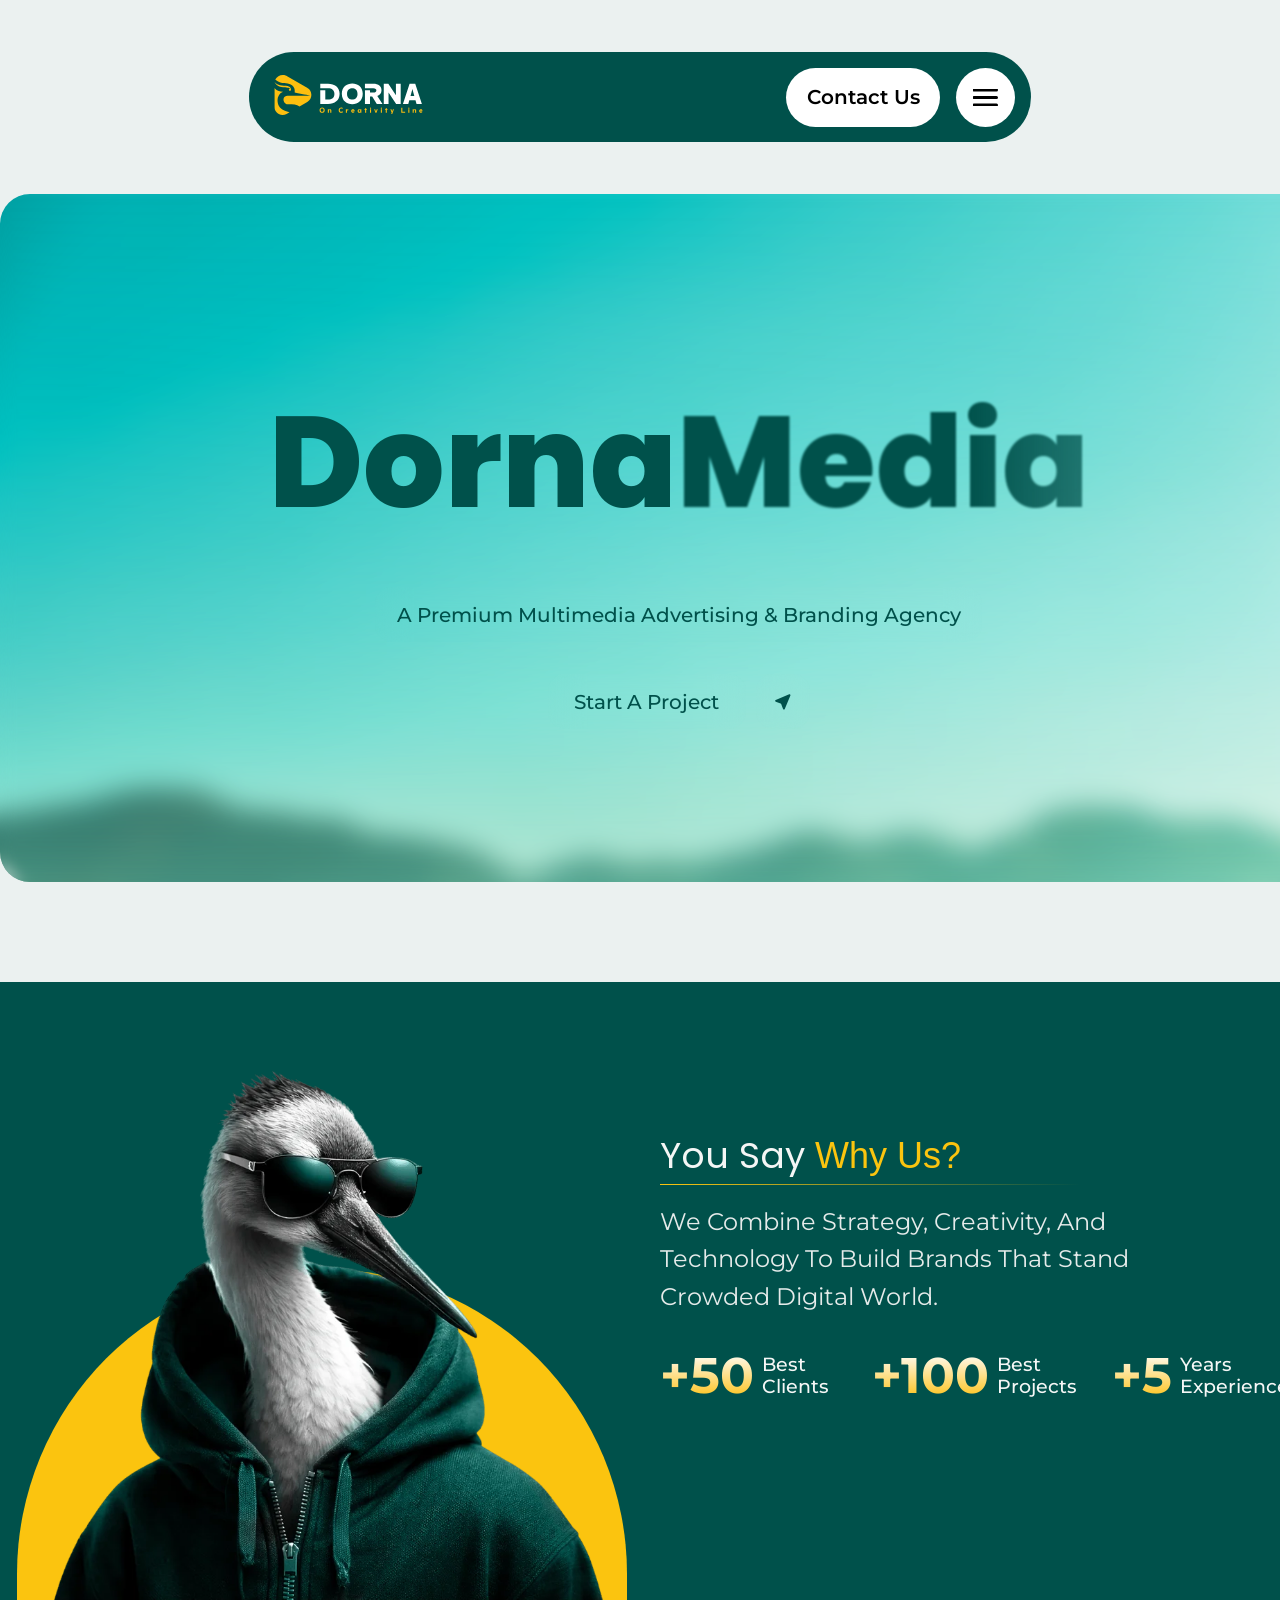
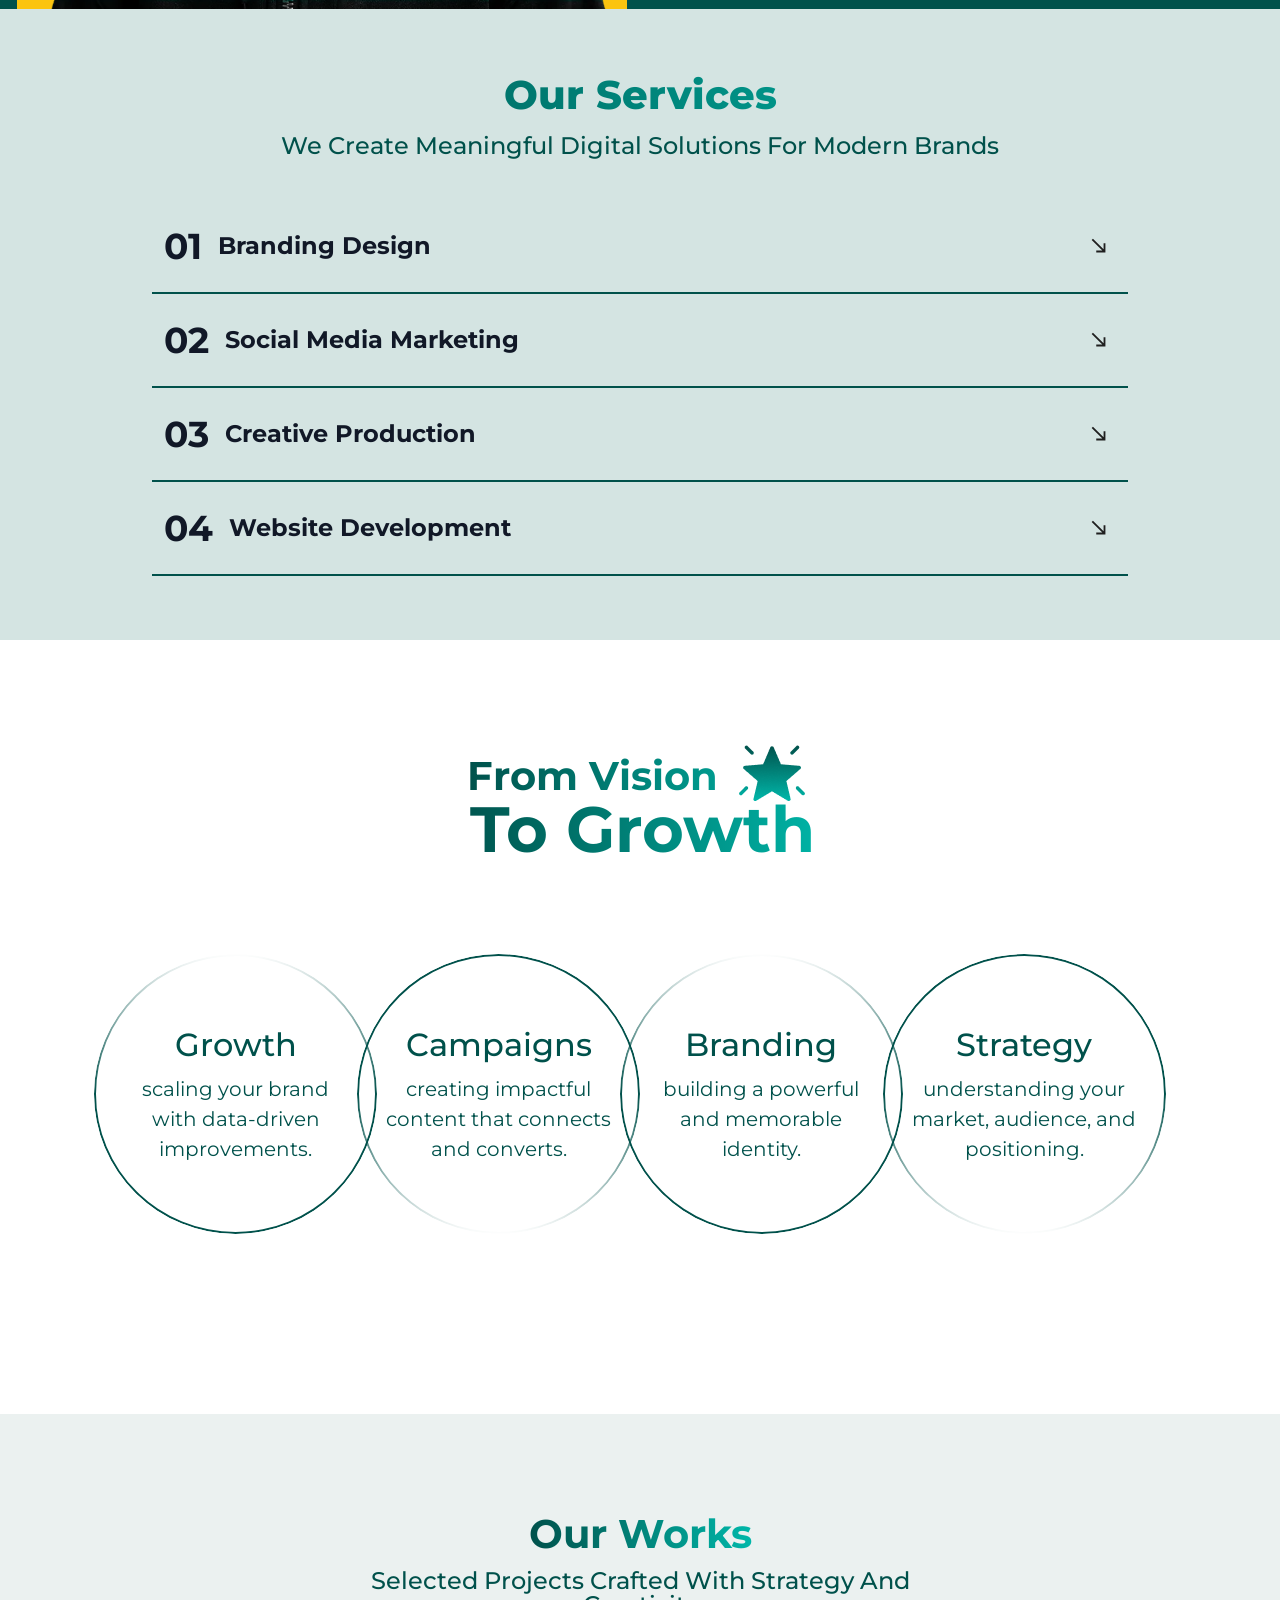
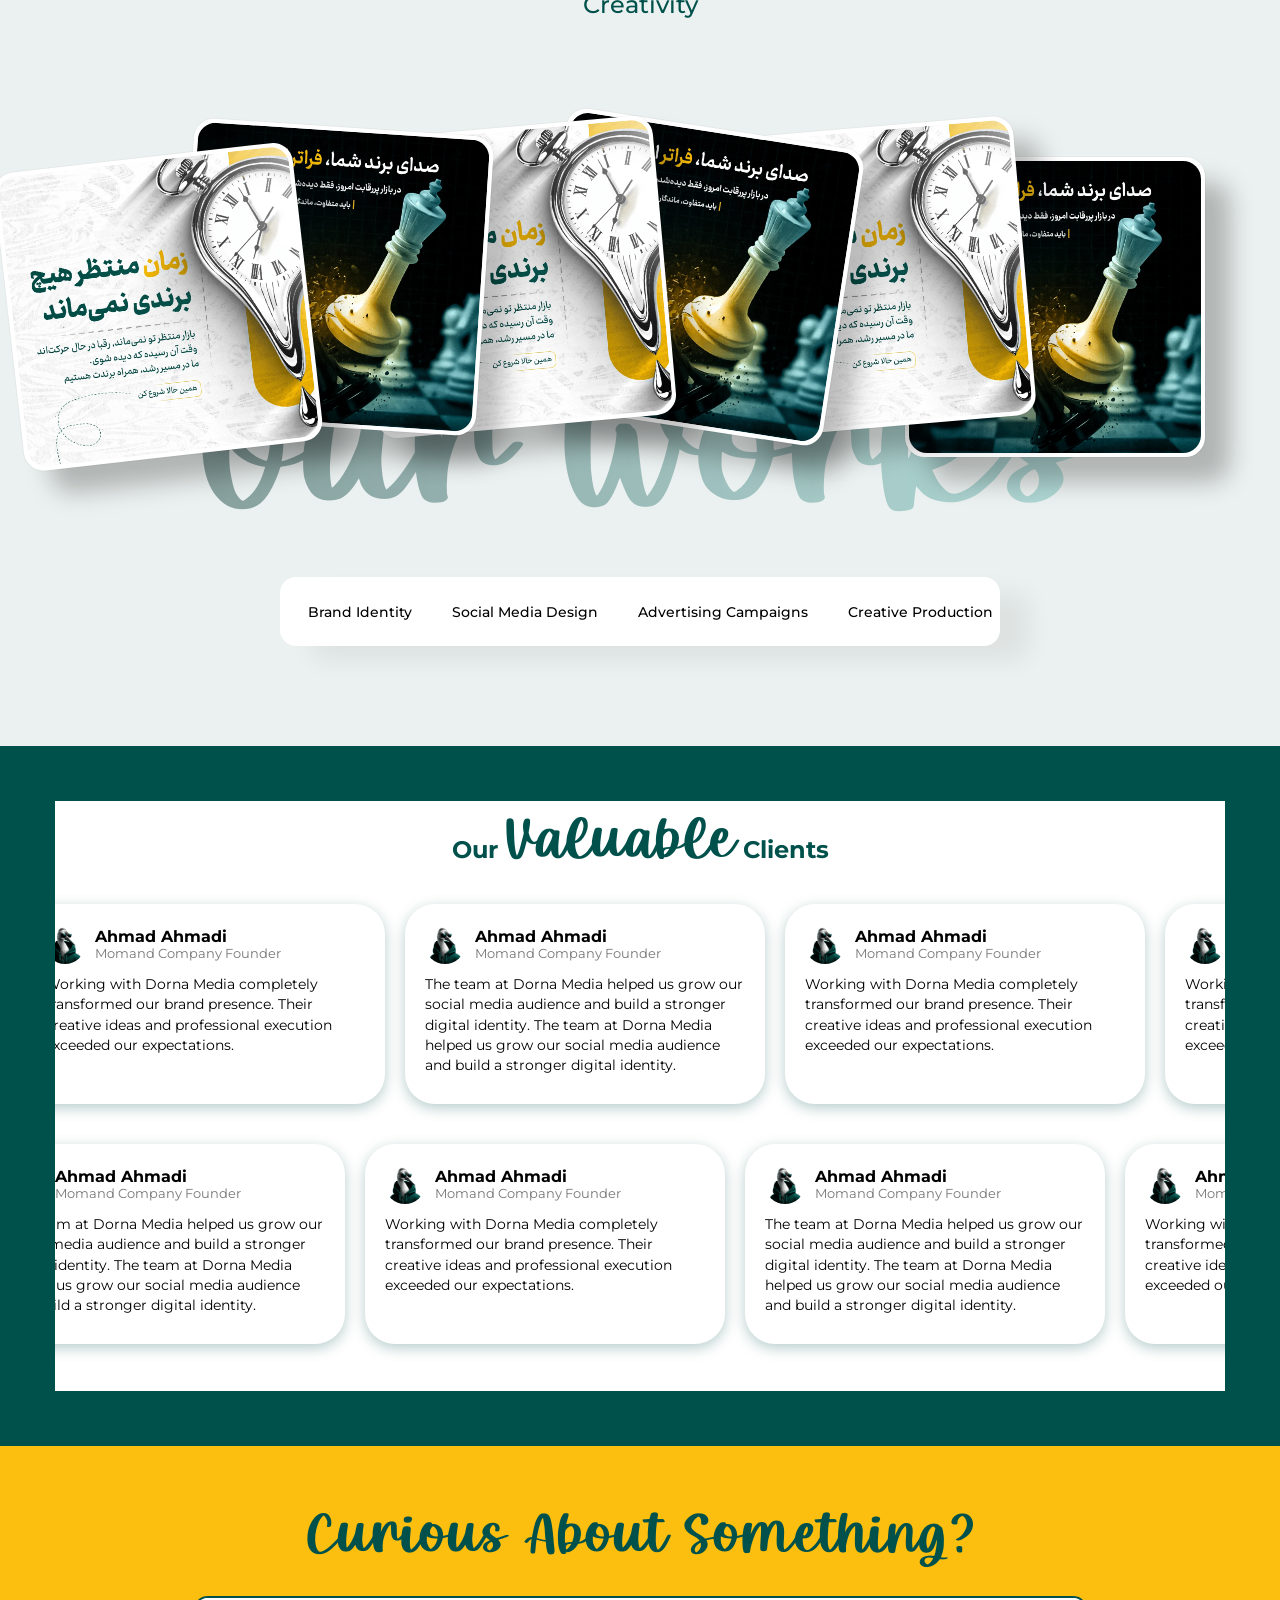
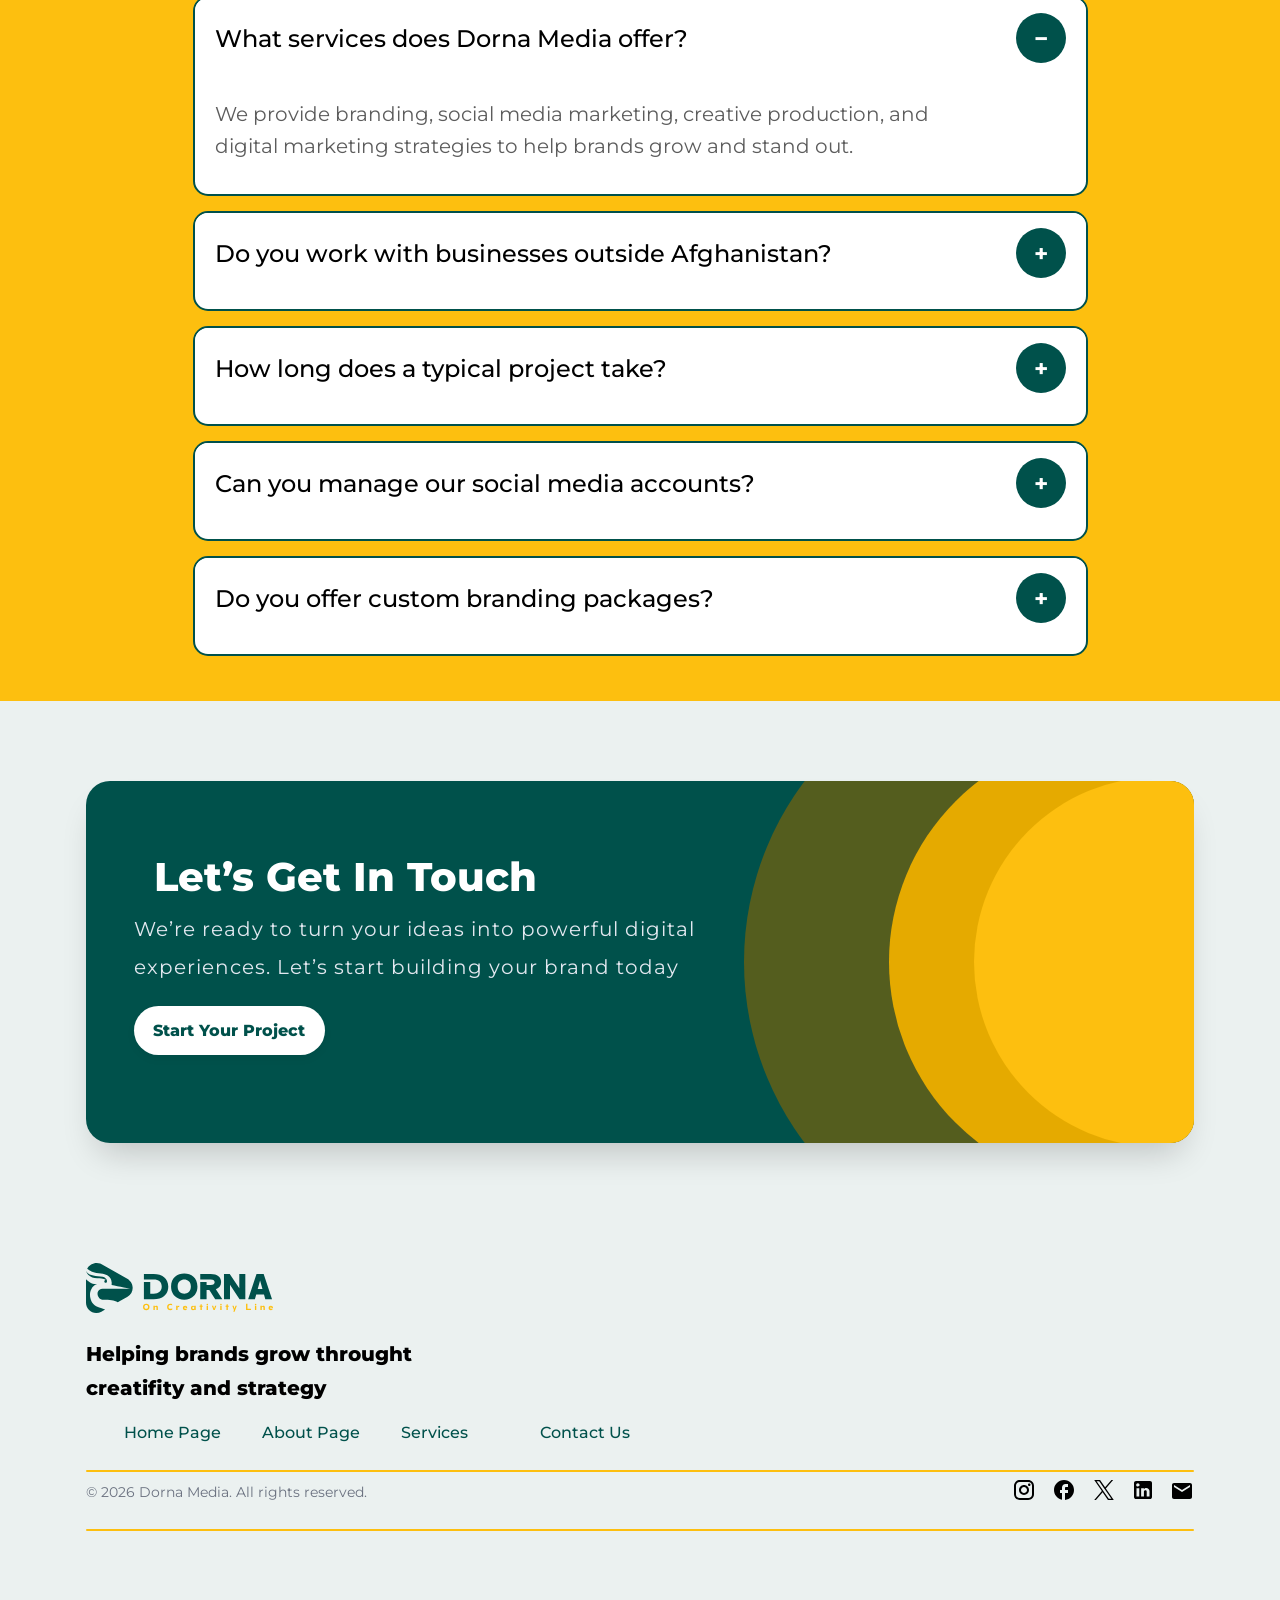
<file: index.html>
<!doctype html>
<html lang="en" dir="ltr">
<head>
  <meta charset="utf-8" />
  <meta name="viewport" content="width=device-width,initial-scale=1" />
  <title>Dorna media</title>
  <!-- fonts -->
  <link href="https://fonts.googleapis.com/css2?family=Montserrat:wght@400;500;700;800&family=Poppins:wght@400;500;700&display=swap" rel="stylesheet">
  <link href="https://fonts.cdnfonts.com/css/milky-matcha-personal-use" rel="stylesheet">
  <link rel="stylesheet" href="https://cdnjs.cloudflare.com/ajax/libs/font-awesome/6.5.1/css/all.min.css">
  <!-- css syles links -->
  <link rel="stylesheet" href="./src/css/main.css">
  <link rel="stylesheet" href="./src/css/hero-home.css">
  <link rel="stylesheet" href="./src/css/why-us.css">
  <link rel="stylesheet" href="./src/css/service-home.css">
  <link rel="stylesheet" href="./src/css/vision-home.css">
  <link rel="stylesheet" href="./src/css/works-home.css">
  <link rel="stylesheet" href="./src/css/client-home.css">
  <link rel="stylesheet" href="./src/css/faq-home.css">
</head>

<body>
  <!--===================== Navbar ================-->
  <header class="navbar">
    <div class="navbar-logo">
      <!-- لوگو -->
      <a href="index.html">
        <svg class="logo-icon" width="167" height="40" viewBox="0 0 367 99" fill="none" xmlns="http://www.w3.org/2000/svg">
          <g clip-path="url(#clip0_4_24)">
          <path d="M91.584 49.4079V49.4539C91.5333 56.1748 88.1715 62.8681 81.5125 66.7119L62.2735 77.8014C55.1948 73.1198 46.8573 72.77 33.6684 72.5904C32.5479 72.5766 31.4319 72.4293 30.362 72.1025C27.2954 71.1818 25.686 69.9113 23.9936 66.4772C21.4111 61.2477 22.5456 55.6961 26.5391 52.9387C28.1439 51.8293 30.2144 51.171 32.6862 51.171C49.3844 51.1526 66.0918 51.1756 82.7899 51.1756C83.8137 51.1802 84.8374 51.1802 85.8658 51.1802H88.2084C88.2084 51.0559 63.0436 45.9323 50.3205 43.4649C50.3205 42.6271 50.2237 41.955 50.3205 41.2967C50.4681 40.2564 50.4819 39.2897 50.3712 38.4012C50.3712 38.392 51.395 21.0972 24.8928 20.1075C12.4049 19.6425 7.11555 14.588 2.85454 11.826C2.65163 11.6971 2.46256 11.559 2.28271 11.4025C6.91725 2.43974 17.7635 -2.32935 27.8119 1.13238H27.8165C29.0846 1.5697 30.3482 2.13591 31.5794 2.84483L81.0514 31.3581C82.8038 32.3708 84.344 33.5723 85.6583 34.9165C86.6866 35.9661 87.5813 37.1077 88.3375 38.3092C88.3421 38.3138 88.3468 38.3138 88.3468 38.3184C88.4113 38.4104 88.4667 38.5071 88.5266 38.6038C88.5404 38.6222 88.5497 38.6452 88.5635 38.6682C90.4819 41.8538 91.4872 45.4582 91.5748 49.081C91.5748 49.1915 91.5794 49.302 91.5794 49.4125L91.584 49.4079Z" fill="#FDBF0F"/>
          <path d="M0.461175 16.4478C0.442729 16.5306 0.424283 16.5951 0.41506 16.6687C0.368946 16.5444 0.322831 16.4248 0.285939 16.3143C0.10148 15.7849 0.0230846 15.4534 0.00463867 15.3844C0.10148 15.6376 0.202932 15.8908 0.318219 16.1347C0.359723 16.2406 0.410449 16.3465 0.461175 16.4524V16.4478Z" fill="#00514B"/>
          <path d="M41.1852 36.4402C41.1852 37.8811 40.0138 39.0504 38.5797 39.0504C37.1455 39.0504 35.965 37.8811 35.965 36.4402C35.965 34.9994 37.1363 33.8393 38.5797 33.8393C38.8471 33.8393 39.11 33.8808 39.3544 33.9544C38.4367 33.158 37.1086 32.3064 35.0058 31.6021C32.2942 30.6952 28.2776 30.0278 22.1766 30.037C6.81119 30.0692 1.7524 20.264 0.419678 16.6734C0.428901 16.5997 0.447347 16.5353 0.465793 16.457C3.91057 23.4634 14.8905 26.2898 28.3699 26.6213C35.0381 26.7824 38.0816 29.3557 39.7279 31.6067C41.2958 33.7611 41.1852 36.2285 41.1852 36.4495V36.4402Z" fill="#FDBF0F"/>
          <path d="M37.4913 92.0811L30.2052 96.2794C16.7812 104.018 0 94.3414 0 78.8648V32.3524C3.52778 36.1824 7.22619 38.4933 10.6756 39.8651C15.0519 41.6052 19.0131 41.8169 21.6878 41.6558C16.6152 43.5156 12.8706 47.0049 10.6802 51.4886C8.80331 54.7708 7.79801 58.6008 7.8349 62.7116C7.93636 73.5433 12.9444 83.2058 23.4402 87.2337C25.6998 88.1912 32.2296 90.4653 37.4867 92.0811H37.4913Z" fill="#FDBF0F"/>
          <path d="M166.959 46.6597C166.959 29.3648 179.174 20.8947 192.88 20.8947C206.585 20.8947 218.727 29.3648 218.727 46.6597C218.727 63.9545 206.507 72.5674 192.88 72.5674C179.253 72.5674 166.959 63.9545 166.959 46.6597ZM205.801 46.7333C205.801 36.6842 199.299 32.7391 192.88 32.7391C186.461 32.7391 179.88 36.6842 179.88 46.7333C179.88 56.7825 186.382 60.7276 192.88 60.7276C199.377 60.7276 205.801 56.7088 205.801 46.7333Z" fill="#ffff"/>
          <path d="M270.791 21.6128H282.07L300.867 50.034V21.6128H312.691V71.8539H301.411L282.615 43.29V71.8539H270.791V21.6128Z" fill="#ffff"/>
          <path d="M334.664 21.6128H348.683L365.132 71.8539H351.897L349.315 62.4539H334.042L331.459 71.8539H318.224L334.674 21.6128H334.664ZM346.336 51.6866L341.637 34.8199L337.016 51.6866H346.336Z" fill="#ffff"/>
          <path d="M132.894 21.6128H113.627V32.7345H132.894C142.605 32.7345 148.637 37.4023 148.637 46.7287C148.637 56.0551 142.605 60.723 132.894 60.723H126.078V37.5266H113.627V71.8447H132.894C149.264 71.8447 161.48 63.2318 161.48 46.6551C161.48 30.0783 149.264 21.6082 132.894 21.6082V21.6128Z" fill="#ffff"/>
          <path d="M254.826 51.8983C261.642 49.6013 265.165 44.648 265.165 37.6877C265.165 27.5696 258.035 21.6128 244.644 21.6128H224.201V32.7391H244.8C250.44 32.7391 252.474 35.0362 252.474 38.2632C252.474 41.4901 250.048 43.3591 244.8 43.3591H236.657V37.5312H224.206V71.8493H236.657V53.4036H242.061L253.576 71.8493H267.595L254.83 51.8983H254.826Z" fill="#ffff"/>
          <path d="M111.875 86.9944C111.875 82.7501 114.886 80.6417 118.266 80.6417C121.646 80.6417 124.639 82.7455 124.639 86.9944C124.639 91.2433 121.628 93.3838 118.266 93.3838C114.904 93.3838 111.875 91.2617 111.875 86.9944ZM121.854 87.0128C121.854 84.3244 120.078 83.192 118.261 83.192C116.444 83.192 114.651 84.3244 114.651 87.0128C114.651 89.7012 116.426 90.8152 118.261 90.8152C120.097 90.8152 121.854 89.6827 121.854 87.0128Z" fill="#FDBF0F"/>
          <path d="M136.864 86.6031C135.84 86.6031 135.204 87.1878 134.973 88.6194V93.2044H132.326V84.7111H134.973V86.2487H135.01C135.568 85.2221 136.325 84.5316 137.906 84.5316C139.682 84.5316 141.014 85.4523 141.014 87.5054V93.2044H138.349V88.1453C138.349 87.0312 137.768 86.6077 136.864 86.6077V86.6031Z" fill="#FDBF0F"/>
          <path d="M159.188 86.9944C159.188 82.7501 162.144 80.6417 165.64 80.6417C166.76 80.6417 168.015 80.8719 169.038 81.4565V84.1127C168.052 83.4958 166.954 83.192 165.852 83.192C163.749 83.192 161.969 84.3244 161.969 87.0312C161.969 89.738 163.648 90.8152 165.833 90.8152C166.991 90.8152 168.19 90.4975 169.214 89.7886V92.5644C168.287 93.1307 166.917 93.3792 165.7 93.3792C162.149 93.3792 159.193 91.2571 159.193 86.9898L159.188 86.9944Z" fill="#FDBF0F"/>
          <path d="M176.993 84.7111H179.64V86.5156H179.677C180.083 85.3141 180.895 84.5361 182.13 84.5361C182.518 84.5361 182.748 84.573 182.96 84.6788V87.2613C182.555 87.0312 182.07 86.9437 181.609 86.9437C180.682 86.9437 179.852 87.3672 179.64 88.6239V93.2089H176.993V84.7157V84.7111Z" fill="#FDBF0F"/>
          <path d="M190.127 88.9047C190.127 86.0737 192.04 84.5361 194.586 84.5361C196.942 84.5361 198.718 85.8435 198.718 89.0474V89.6505H192.575C192.788 90.7461 193.696 91.2432 194.817 91.2432C195.665 91.2432 196.398 90.9578 196.726 90.3594L198.252 91.7588C197.5 92.8038 196.361 93.3884 194.775 93.3884C192.243 93.3884 190.122 91.9199 190.122 88.9139L190.127 88.9047ZM196.417 88.1083C196.301 87.1693 195.624 86.6583 194.6 86.6583C193.654 86.6583 192.861 87.1186 192.612 88.1083H196.417Z" fill="#FDBF0F"/>
          <path d="M206.036 89.0106C206.036 85.931 207.89 84.5361 209.896 84.5361C211.363 84.5361 212.308 85.2773 212.64 86.1289H212.677V84.7157H215.324V93.2089H212.677V91.989H212.64C212.197 92.7854 211.404 93.3884 209.993 93.3884C207.867 93.3884 206.036 92.0811 206.036 89.0198V89.0106ZM210.708 91.2386C211.598 91.2386 212.598 90.8151 212.677 89.2039V88.7068C212.598 87.2751 211.695 86.6537 210.726 86.6537C209.569 86.6537 208.697 87.5375 208.697 89.0428C208.697 90.5481 209.624 91.2386 210.703 91.2386H210.708Z" fill="#FDBF0F"/>
          <path d="M224.598 86.4972H222.822V84.7111H224.598V82.1608L227.148 81.8616V84.7111H229.02V86.4972H227.263V93.2043H224.598V86.4972Z" fill="#FDBF0F"/>
          <path d="M236.514 82.0918C236.514 81.2954 237.228 80.6602 238.077 80.6602C238.925 80.6602 239.64 81.2954 239.64 82.0918C239.64 82.8882 238.944 83.5235 238.077 83.5235C237.21 83.5235 236.514 82.8698 236.514 82.0918ZM236.744 84.7111H239.391V93.2043H236.744V84.7111Z" fill="#FDBF0F"/>
          <path d="M247.092 84.7111H249.601L251.455 90.4607L253.309 84.7111H255.817L252.709 93.2043H250.2L247.092 84.7111Z" fill="#FDBF0F"/>
          <path d="M263.297 82.0918C263.297 81.2954 264.012 80.6602 264.86 80.6602C265.709 80.6602 266.424 81.2954 266.424 82.0918C266.424 82.8882 265.727 83.5235 264.86 83.5235C263.993 83.5235 263.297 82.8698 263.297 82.0918ZM263.528 84.7111H266.175V93.2043H263.528V84.7111Z" fill="#FDBF0F"/>
          <path d="M275.674 86.4972H273.899V84.7111H275.674V82.1608L278.224 81.8616V84.7111H280.097V86.4972H278.34V93.2043H275.674V86.4972Z" fill="#FDBF0F"/>
          <path d="M290.334 93.2043L287.226 84.7111H289.735L291.588 90.4607L293.442 84.7111H295.951L292.843 93.2043L291.704 96.7443H289.195L290.334 93.2043Z" fill="#FDBF0F"/>
          <path d="M314.106 80.8166H316.809V90.7599H323.758V93.1997H314.102V80.812L314.106 80.8166Z" fill="#FDBF0F"/>
          <path d="M331.312 82.0918C331.312 81.2954 332.027 80.6602 332.875 80.6602C333.724 80.6602 334.438 81.2954 334.438 82.0918C334.438 82.8882 333.742 83.5235 332.875 83.5235C332.008 83.5235 331.312 82.8698 331.312 82.0918ZM331.542 84.7111H334.189V93.2043H331.542V84.7111Z" fill="#FDBF0F"/>
          <path d="M346.802 86.6031C345.778 86.6031 345.142 87.1878 344.911 88.6194V93.2044H342.264V84.7111H344.911V86.2487H344.948C345.506 85.2221 346.262 84.5316 347.844 84.5316C349.619 84.5316 350.952 85.4523 350.952 87.5054V93.2044H348.287V88.1453C348.287 87.0312 347.706 86.6077 346.802 86.6077V86.6031Z" fill="#FDBF0F"/>
          <path d="M358.409 88.9047C358.409 86.0737 360.323 84.5361 362.868 84.5361C365.225 84.5361 367 85.8435 367 89.0474V89.6505H360.857C361.07 90.7461 361.978 91.2432 363.099 91.2432C363.947 91.2432 364.68 90.9578 365.008 90.3594L366.534 91.7588C365.783 92.8038 364.643 93.3884 363.057 93.3884C360.525 93.3884 358.404 91.9199 358.404 88.9139L358.409 88.9047ZM364.699 88.1083C364.584 87.1693 363.906 86.6583 362.882 86.6583C361.937 86.6583 361.143 87.1186 360.894 88.1083H364.699Z" fill="#FDBF0F"/>
          </g>
          <defs>
          <clipPath id="clip0_4_24">
          <rect width="367" height="99" fill="white"/>
          </clipPath>
          </defs>
      </svg>
      </a>
    </div>
    <div class="navbar-actions">
      <button class="btn-contact"><a href="contact.html">Contact Us</a></button>
      <button class="btn-menu" id="menuToggle">
        <svg width="25" height="17" viewBox="0 0 25 17" fill="none" class='menu-icon' xmlns="http://www.w3.org/2000/svg">
          <path d="M1 1H23.5M1 8.5H23.5M1 16H23.5" stroke="black" stroke-width="3" stroke-linecap="round" stroke-linejoin="round"/>
          </svg>          
      </button>
    </div>
 
  </header>
  
  <!--===================== Modal ================-->
  <div class="menu-modal" id="menuModal">
    <div class="menu-content">
      <span class="close-modal" id="closeModal">
        <svg class="close-icon" width="22.75" height="22.75" viewBox="0 0 23 23" fill="none" xmlns="http://www.w3.org/2000/svg">
          <path d="M2.275 22.75L0 20.475L9.1 11.375L0 2.275L2.275 0L11.375 9.1L20.475 0L22.75 2.275L13.65 11.375L22.75 20.475L20.475 22.75L11.375 13.65L2.275 22.75Z" fill="black"/>
        </svg>          
      </span>
      <div class="modal-top-text">
        <span>Branding . Social Media . Creative Production</span>
      </div>
      <ul class="menu-list">
        <li><a href="index.html" class="active">Home</a></li>
        <li><a href="about.html">About</a></li>
        <li><a href="services.html">Services</a></li>
        <li><a href="contact.html">Contact</a></li>
      </ul>
    </div>
  </div>
  
  <!--===================== Hero  section ================-->
  <section class="hero">
    <div class="hero-container">
      <!-- تصویر پس‌زمینه -->
      <img src="./src/assets/images/dorna-hero .webp" 
           alt="Background" 
           class="hero-bg">
  
      <!-- لایه تیره -->
      <div class="hero-overlay"></div>
  
      <!-- محتوای داخل کارت -->
      <div class="hero-content">
  
        <!-- عنوان اصلی -->
        <h1 class="hero-title">Dorna<span class="media-box-blur hero-title">Media</span></h1>
  
        <!-- زیرعنوان -->
        <div class="hero-subtitle-box">
          <p class="hero-subtitle">A Premium Multimedia Advertising & Branding Agency</p>
        </div>
  
        <!-- دکمه‌ها -->
        <div class="hero-buttons">
          <a href="contact.html" class="btn btn-primary">Start A Project</a>
          <a href="contact.html" class="btn btn-secondary">
            <svg xmlns="http://www.w3.org/2000/svg" width="29.43px" height="29.43px" viewBox="0 0 24 24" class="send-icon">
              <title xmlns="">round-near-me</title>
              <path fill="currentColor" d="M18.75 3.94L4.07 10.08c-.83.35-.81 1.53.02 1.85L9.43 14a1 1 0 0 1 .57.57l2.06 5.33c.32.84 1.51.86 1.86.03l6.15-14.67c.33-.83-.5-1.66-1.32-1.32"/>
            </svg>
          </a>
        </div>
      </div>
    </div>
  </section>
  <!--===================== why us section ================-->
  <section class="why-us"> 
    <div class="why-us-inner"> 
    <div class="why-us-info"> 
      <div class="why-us-heading">
         <p class="why-us-caption">You Say</p>
         <h2 class="why-us-title" style="font-family: 'Milky Matcha Personal Use', sans-serif;">
          Why <span>Us?</span></h2> 
        </div> <div class="why-us-divider"></div> <p class="why-us-text"> We Combine Strategy, Creativity, And Technology To Build Brands That Stand Crowded Digital World. 

        </p> 
        <div class="why-us-stats"> 
          <div class="why-us-stat"> <p class="stat-number">+50</p> 
            <span class="stat-line"></span> 
            <p class="stat-label">Best Clients</p> </div> 
            <div class="why-us-stat"> <p class="stat-number">+100</p>
               <span class="stat-line"></span>
                <p class="stat-label">Best Projects</p> </div> 
                <div class="why-us-stat"> <p class="stat-number">+5</p> 
                  <span class="stat-line"></span> <p class="stat-label">Years Experience</p>
                 </div> </div> 
                 <div class="why-us-stats-mobile"> 
                  <div class="why-us-stat-card"> 
                  <p class="stat-number">+5</p> 
                  <span class="stat-line"></span> 
                  <p class="stat-label">Years Experience</p> </div> 
                 <div class="why-us-stat-card"> <p class="stat-number">+100</p> 
                  <span class="stat-line"></span> 
                  <p class="stat-label">Best Projects</p> </div>
                  <div class="why-us-stat-card"> 
                    <p class="stat-number">+50</p> 
          <span class="stat-line"></span>
           <p class="stat-label">Best Clients</p>
           </div>
           </div>
           </div> 
    <div class="why-us-figure"> 
      <div class="why-us-circle">

    </div> <img src="./src/assets/images/dorna-duck.webp" alt="Dorna duck" class="why-us-duck">
   </div> 
    </div>
  </section>
   <!--===================== Services section ================-->
  <section class="service-section">
    <div class="service-section-inner">
      <h2 class="service-section-title">Our Services</h2>
      <p class="service-section-subtitle">We Create Meaningful Digital Solutions For Modern Brands</p>

      <ul class="service-list">
        <li class="service-item">
          <a href="services.html" class="service-link">
            <div class="service-copy">
              <span class="service-number">01</span>
              <p class="service-name">Branding Design</p>
            </div>
            <span class="service-arrow" aria-hidden="true">
              <svg class="service-arrow-icon" viewBox="0 -960 960 960" xmlns="http://www.w3.org/2000/svg">
                <path d="M360-200v-80h264L160-744l56-56 464 464v-264h80v400H360Z"/>
              </svg>
            </span>
          </a>
        </li>

        <li class="service-item">
          <a href="services.html" class="service-link">
            <div class="service-copy">
              <span class="service-number">02</span>
              <p class="service-name">Social Media Marketing</p>
            </div>
            <span class="service-arrow" aria-hidden="true">
              <svg class="service-arrow-icon" viewBox="0 -960 960 960" xmlns="http://www.w3.org/2000/svg">
                <path d="M360-200v-80h264L160-744l56-56 464 464v-264h80v400H360Z"/>
              </svg>
            </span>
          </a>
        </li>

        <li class="service-item">
          <a href="services.html" class="service-link">
            <div class="service-copy">
              <span class="service-number">03</span>
              <p class="service-name">Creative Production</p>
            </div>
            <span class="service-arrow" aria-hidden="true">
              <svg class="service-arrow-icon" viewBox="0 -960 960 960" xmlns="http://www.w3.org/2000/svg">
                <path d="M360-200v-80h264L160-744l56-56 464 464v-264h80v400H360Z"/>
              </svg>
            </span>
          </a>
        </li>

        <li class="service-item">
          <a href="services.html" class="service-link">
            <div class="service-copy">
              <span class="service-number">04</span>
              <p class="service-name">Website Development</p>
            </div>
            <span class="service-arrow" aria-hidden="true">
              <svg class="service-arrow-icon" viewBox="0 -960 960 960" xmlns="http://www.w3.org/2000/svg">
                <path d="M360-200v-80h264L160-744l56-56 464 464v-264h80v400H360Z"/>
              </svg>
            </span>
          </a>
        </li>
      </ul>
    </div>
  </section>
  <!--===================== Vision section ================-->
  <section class="vision-home">
    <div class="vision-container">
      
     <div class="vision-header">
      <div class="vision-title">
        <div class="vision-top">
          <span>From Vision</span>
          <div class="vision-star">
             <img src="src/assets/Group 14.png" alt="star">
          </div>
        </div>
        <h1 class="vision-bottom">To Growth</h1>
      </div>
     </div>
  
    <div class="process-wrapper">
      <div class="process-item item-4">
        <a href="#" class="content-link">
        <div class="content">
          <h3>Growth</h3>
          <p>scaling your brand with data-driven improvements.</p>
        </div>
        </a>
      </div>
      <div class="process-item item-3">
        <a href="#" class="content-link">
        <div class="content">
          <h3>Campaigns</h3>
          <p>creating impactful content that connects and converts.</p>
        </div>
        </a>
      </div>
      <div class="process-item item-2">
        <a href="#" class="content-link">
        <div class="content">
          <h3>Branding</h3>
          <p>building a powerful and memorable identity.</p>
        </div>
        </a>
      </div>
      <div class="process-item item-1">
        <a href="#" class="content-link">
        <div class="content">
          <h3>Strategy</h3>
          <p>understanding your market, audience, and positioning.</p>
        </div>
        </a>
      </div>
    </div>
  
    </div>
  </section>

<!--===================== Our work section ================-->
  <section class="works-home">
   <div class="works-watermark">Our Works</div>
    <div class="container">
      <div class="works-header">
        <h2 class="works-title">Our Works</h2>
        <p class="works-subtitle">Selected Projects Crafted With Strategy And Creativity</p>
      </div>
      
      <div class="cards-wrapper" dir=""> 
        <div class="work-card card-1"><img src="src/assets/images/dorna-2.webp"></div>
        <div class="work-card card-2"><img src="src/assets/images/dorna-1.webp"></div>
        <div class="work-card card-3"><img src="src/assets/images/dorna-2.webp"></div>
        <div class="work-card card-4"><img src="src/assets/images/dorna-1.webp"></div>
        <div class="work-card card-5"><img src="src/assets/images/dorna-2.webp"></div>
        <div class="work-card card-6"><img src="src/assets/images/dorna-1.webp"></div>
      </div>
  
      <div class="filter-tabs">
        <button class="tab-item"><a href="services.html">Brand Identity</a></button>
        <button class="tab-item"><a href="services.html">Social Media Design</a></button>
        <button class="tab-item"><a href="services.html">Advertising Campaigns</a></button>
        <button class="tab-item"><a href="services.html">Creative Production</a></button>
      </div>
    </div>
  </section>

  <!--===================== Client section ================-->
  <section class="client-wrapper">
    <div class="container-c">
      <div class="content">
        <h1>Our <span class="span-styl">Valuable</span> Clients</h1>
    
        <div class="row" id="row2">
          <!-- Its data will render from javascript -->
        </div>
        <div class="row" id="row1"></div>
      </div>
    </div>
  </section>

  <!--===================== FAQ section ================-->
  <section class="faq-container">
    <div class="main-container">
        <div class="faq-title">Curious About Something?</div>

        <div class="faq-item active">
            <div class="faq-question">
                <span>What services does Dorna Media offer?</span>
                <div class="faq-icon">−</div>
            </div>
            <div class="faq-answer">
                We provide branding, social media marketing, creative production, and <br>
                digital marketing strategies to help brands grow and stand out.
            </div>
        </div>

        <div class="faq-item">
            <div class="faq-question">
                <span>Do you work with businesses outside Afghanistan?</span>
                <div class="faq-icon">+</div>
            </div>
            <div class="faq-answer">
                Yes, we collaborate with international clients and adapt strategies to different markets.
            </div>
        </div>

        <div class="faq-item">
            <div class="faq-question">
                <span>How long does a typical project take?</span>
                <div class="faq-icon">+</div>
            </div>
            <div class="faq-answer">
                Project timelines vary, but most take between 4–8 weeks depending on scope.
            </div>
        </div>

        <div class="faq-item">
            <div class="faq-question">
                <span>Can you manage our social media accounts?</span>
                <div class="faq-icon">+</div>
            </div>
            <div class="faq-answer">
                Absolutely! We offer full social media management including content creation, posting, and analytics.
            </div>
        </div>

        <div class="faq-item">
            <div class="faq-question">
                <span>Do you offer custom branding packages?</span>
                <div class="faq-icon">+</div>
            </div>
            <div class="faq-answer">
                Yes, we tailor branding packages to meet your unique business needs.
            </div>
        </div>
    </div>
  </section>

  <!--===================== Footer ================-->

      <!-- CTA Section with teal gradient and yellow decorative shapes -->
      <section class="cta-section">
        <div class="cta-card">

          <div class="cta-content">
            <h1 class="cta-title">Let’s Get In Touch</h1>
            <p class='cta-description'>
              We’re ready to turn your ideas into powerful digital experiences.
              Let’s start building your brand today
            </p>
            <button class='btn-cta'>Start Your Project</button>
          </div>
        
          <div class="circles">
            <div class="circle c1"></div>
            <div class="circle c2"></div>
            <div class="circle c3"></div>
          </div>
        
        </div>
        
        <!-- Main Footer with logo, navigation links, copyright, and social media icons -->
      <div class="footer-container">
          <div class="footer-brand">
            <svg width="187" height="50" viewBox="0 0 187 50" fill="none" xmlns="http://www.w3.org/2000/svg">
              <g clip-path="url(#clip0_109_33)">
              <path d="M46.6654 24.9537V24.9769C46.6396 28.3713 44.9266 31.7518 41.5336 33.6931L31.7306 39.2939C28.1238 36.9294 23.8755 36.7527 17.1553 36.662C16.5843 36.6551 16.0157 36.5807 15.4705 36.4156C13.908 35.9506 13.0879 35.3089 12.2256 33.5745C10.9097 30.9334 11.4878 28.1295 13.5226 26.7369C14.3403 26.1766 15.3953 25.8441 16.6548 25.8441C25.1631 25.8348 33.6762 25.8464 42.1845 25.8464C42.7061 25.8488 43.2278 25.8488 43.7518 25.8488H44.9454C44.9454 25.786 32.123 23.1983 25.6401 21.9522C25.6401 21.529 25.5908 21.1896 25.6401 20.8571C25.7153 20.3317 25.7224 19.8435 25.666 19.3948C25.666 19.3901 26.1876 10.6553 12.6838 10.1555C6.32072 9.92065 3.62559 7.36787 1.45445 5.97291C1.35106 5.90782 1.25473 5.83807 1.16309 5.75902C3.52455 1.23238 9.0511 -1.17626 14.1711 0.572094H14.1735C14.8197 0.792962 15.4635 1.07893 16.0909 1.43697L41.2986 15.8376C42.1915 16.3491 42.9764 16.9559 43.646 17.6348C44.17 18.1649 44.6259 18.7414 45.0112 19.3483C45.0136 19.3506 45.0159 19.3506 45.0159 19.3529C45.0488 19.3994 45.077 19.4482 45.1075 19.4971C45.1146 19.5064 45.1193 19.518 45.1263 19.5296C46.1038 21.1385 46.6161 22.9589 46.6607 24.7886C46.6607 24.8444 46.6631 24.9002 46.6631 24.956L46.6654 24.9537Z" fill="#00514B"/>
              <path d="M0.235308 8.30708C0.225909 8.34893 0.21651 8.38148 0.21181 8.41868C0.188313 8.3559 0.164816 8.29545 0.146018 8.23966C0.0520296 7.97229 0.0120844 7.80489 0.00268555 7.77002C0.0520296 7.89789 0.103723 8.02576 0.162466 8.14898C0.183614 8.20246 0.209461 8.25593 0.235308 8.3094V8.30708Z" fill="#00514B"/>
              <path d="M20.9854 18.404C20.9854 19.1318 20.3885 19.7223 19.6578 19.7223C18.927 19.7223 18.3255 19.1318 18.3255 18.404C18.3255 17.6763 18.9223 17.0905 19.6578 17.0905C19.7941 17.0905 19.928 17.1114 20.0525 17.1486C19.5849 16.7464 18.9082 16.3163 17.8368 15.9605C16.4551 15.5025 14.4085 15.1654 11.2998 15.1701C3.47058 15.1863 0.892936 10.2342 0.213867 8.4208C0.218567 8.3836 0.227965 8.35105 0.237364 8.31152C1.9926 11.8501 7.58728 13.2776 14.4555 13.445C17.8532 13.5263 19.404 14.826 20.2429 15.9629C21.0418 17.0509 20.9854 18.2971 20.9854 18.4087V18.404Z" fill="#00514B"/>
              <path d="M19.1032 46.5053L15.3907 48.6257C8.55062 52.5339 0 47.6469 0 39.8305V16.3394C1.79753 18.2737 3.68201 19.4408 5.4396 20.1336C7.66948 21.0125 9.68789 21.1194 11.0507 21.038C8.46603 21.9773 6.55806 23.7396 5.44195 26.0041C4.48561 27.6618 3.97337 29.5961 3.99217 31.6723C4.04386 37.1428 6.59566 42.0229 11.9436 44.0572C13.095 44.5408 16.4222 45.6893 19.1009 46.5053H19.1032Z" fill="#00514B"/>
              <path d="M85.0715 23.5654C85.0715 14.8306 91.2959 10.5527 98.2793 10.5527C105.263 10.5527 111.449 14.8306 111.449 23.5654C111.449 32.3002 105.223 36.6501 98.2793 36.6501C91.3359 36.6501 85.0715 32.3002 85.0715 23.5654ZM104.863 23.6026C104.863 18.5273 101.55 16.5348 98.2793 16.5348C95.0085 16.5348 91.6554 18.5273 91.6554 23.6026C91.6554 28.6779 94.9686 30.6704 98.2793 30.6704C101.59 30.6704 104.863 28.6407 104.863 23.6026Z" fill="#00514B"/>
              <path d="M137.978 10.9155H143.725L153.303 25.2697V10.9155H159.327V36.2898H153.58L144.003 21.8636V36.2898H137.978V10.9155Z" fill="#00514B"/>
              <path d="M170.524 10.9155H177.667L186.048 36.2898H179.305L177.989 31.5423H170.207L168.891 36.2898H162.147L170.528 10.9155H170.524ZM176.471 26.1043L174.076 17.5858L171.722 26.1043H176.471Z" fill="#00514B"/>
              <path d="M67.7142 10.9154H57.8971V16.5325H67.7142C72.6627 16.5325 75.7362 18.8899 75.7362 23.6002C75.7362 28.3106 72.6627 30.668 67.7142 30.668H64.2413V18.9527H57.8971V36.2851H67.7142C76.0557 36.2851 82.2802 31.9351 82.2802 23.563C82.2802 15.191 76.0557 10.9131 67.7142 10.9131V10.9154Z" fill="#00514B"/>
              <path d="M129.843 26.2113C133.316 25.0511 135.111 22.5495 135.111 19.0342C135.111 13.924 131.479 10.9155 124.655 10.9155H114.239V16.5349H124.735C127.609 16.5349 128.645 17.695 128.645 19.3248C128.645 20.9546 127.409 21.8985 124.735 21.8985H120.585V18.9551H114.241V36.2875H120.585V26.9715H123.339L129.206 36.2875H136.349L129.845 26.2113H129.843Z" fill="#00514B"/>
              <path d="M57.0042 43.9364C57.0042 41.7928 58.5385 40.728 60.2609 40.728C61.9832 40.728 63.5082 41.7905 63.5082 43.9364C63.5082 46.0824 61.9738 47.1634 60.2609 47.1634C58.5479 47.1634 57.0042 46.0917 57.0042 43.9364ZM62.0889 43.9457C62.0889 42.588 61.1843 42.016 60.2585 42.016C59.3327 42.016 58.4187 42.588 58.4187 43.9457C58.4187 45.3035 59.3233 45.8661 60.2585 45.8661C61.1937 45.8661 62.0889 45.2942 62.0889 43.9457Z" fill="#FDBF0F"/>
              <path d="M69.7373 43.7386C69.2157 43.7386 68.8914 44.0339 68.7739 44.7569V47.0726H67.4252V42.7831H68.7739V43.5596H68.7927C69.077 43.0411 69.4624 42.6924 70.2683 42.6924C71.173 42.6924 71.852 43.1574 71.852 44.1943V47.0726H70.4939V44.5175C70.4939 43.9548 70.1978 43.7409 69.7373 43.7409V43.7386Z" fill="#FDBF0F"/>
              <path d="M81.1123 43.9364C81.1123 41.7928 82.6185 40.728 84.3996 40.728C84.9705 40.728 85.6097 40.8443 86.1313 41.1395V42.481C85.6285 42.1695 85.0692 42.016 84.5076 42.016C83.4362 42.016 82.5292 42.588 82.5292 43.955C82.5292 45.3221 83.3845 45.8661 84.4982 45.8661C85.088 45.8661 85.699 45.7057 86.2206 45.3477V46.7496C85.7483 47.0356 85.0504 47.1611 84.4301 47.1611C82.6208 47.1611 81.1146 46.0893 81.1146 43.9341L81.1123 43.9364Z" fill="#FDBF0F"/>
              <path d="M90.1844 42.7832H91.5332V43.6945H91.552C91.7588 43.0877 92.1723 42.6948 92.802 42.6948C92.9994 42.6948 93.1169 42.7134 93.225 42.7669V44.0712C93.0182 43.9549 92.7715 43.9108 92.5365 43.9108C92.0642 43.9108 91.6413 44.1247 91.5332 44.7594V47.075H90.1844V42.7855V42.7832Z" fill="#FDBF0F"/>
              <path d="M96.8765 44.9012C96.8765 43.4714 97.8516 42.6948 99.1487 42.6948C100.349 42.6948 101.254 43.3551 101.254 44.9733V45.2778H98.1242C98.2323 45.8312 98.6952 46.0823 99.2662 46.0823C99.6985 46.0823 100.072 45.9381 100.239 45.6359L101.017 46.3426C100.634 46.8704 100.053 47.1657 99.245 47.1657C97.955 47.1657 96.8741 46.424 96.8741 44.9058L96.8765 44.9012ZM100.082 44.499C100.023 44.0247 99.6774 43.7666 99.1557 43.7666C98.674 43.7666 98.2699 43.9991 98.143 44.499H100.082Z" fill="#FDBF0F"/>
              <path d="M104.983 44.9547C104.983 43.3993 105.928 42.6948 106.95 42.6948C107.697 42.6948 108.179 43.0691 108.348 43.4993H108.367V42.7855H109.715V47.075H108.367V46.4589H108.348C108.122 46.8611 107.718 47.1657 106.999 47.1657C105.916 47.1657 104.983 46.5054 104.983 44.9593V44.9547ZM107.363 46.0799C107.817 46.0799 108.327 45.866 108.367 45.0523V44.8012C108.327 44.0782 107.866 43.7643 107.373 43.7643C106.783 43.7643 106.339 44.2107 106.339 44.9709C106.339 45.7312 106.811 46.0799 107.361 46.0799H107.363Z" fill="#FDBF0F"/>
              <path d="M114.441 43.6854H113.536V42.7834H114.441V41.4954L115.74 41.3442V42.7834H116.694V43.6854H115.799V47.0729H114.441V43.6854Z" fill="#FDBF0F"/>
              <path d="M120.512 41.4604C120.512 41.0581 120.877 40.7373 121.309 40.7373C121.741 40.7373 122.105 41.0581 122.105 41.4604C122.105 41.8626 121.751 42.1834 121.309 42.1834C120.867 42.1834 120.512 41.8533 120.512 41.4604ZM120.63 42.7832H121.979V47.0727H120.63V42.7832Z" fill="#FDBF0F"/>
              <path d="M125.903 42.7832H127.181L128.125 45.687L129.07 42.7832H130.348L128.765 47.0727H127.486L125.903 42.7832Z" fill="#FDBF0F"/>
              <path d="M134.159 41.4604C134.159 41.0581 134.524 40.7373 134.956 40.7373C135.388 40.7373 135.753 41.0581 135.753 41.4604C135.753 41.8626 135.398 42.1834 134.956 42.1834C134.514 42.1834 134.159 41.8533 134.159 41.4604ZM134.277 42.7832H135.626V47.0727H134.277V42.7832Z" fill="#FDBF0F"/>
              <path d="M140.466 43.6854H139.562V42.7834H140.466V41.4954L141.766 41.3442V42.7834H142.72V43.6854H141.824V47.0729H140.466V43.6854Z" fill="#FDBF0F"/>
              <path d="M147.936 47.0727L146.352 42.7832H147.63L148.575 45.687L149.52 42.7832H150.798L149.214 47.0727L148.634 48.8606H147.356L147.936 47.0727Z" fill="#FDBF0F"/>
              <path d="M160.049 40.8163H161.426V45.8381H164.967V47.0704H160.046V40.814L160.049 40.8163Z" fill="#FDBF0F"/>
              <path d="M168.815 41.4604C168.815 41.0581 169.18 40.7373 169.612 40.7373C170.044 40.7373 170.408 41.0581 170.408 41.4604C170.408 41.8626 170.054 42.1834 169.612 42.1834C169.17 42.1834 168.815 41.8533 168.815 41.4604ZM168.933 42.7832H170.282V47.0727H168.933V42.7832Z" fill="#FDBF0F"/>
              <path d="M176.708 43.7386C176.187 43.7386 175.862 44.0339 175.745 44.7569V47.0726H174.396V42.7831H175.745V43.5596H175.764C176.048 43.0411 176.433 42.6924 177.239 42.6924C178.144 42.6924 178.823 43.1574 178.823 44.1943V47.0726H177.465V44.5175C177.465 43.9548 177.169 43.7409 176.708 43.7409V43.7386Z" fill="#FDBF0F"/>
              <path d="M182.622 44.9012C182.622 43.4714 183.597 42.6948 184.895 42.6948C186.095 42.6948 187 43.3551 187 44.9733V45.2778H183.87C183.978 45.8312 184.441 46.0823 185.012 46.0823C185.444 46.0823 185.818 45.9381 185.985 45.6359L186.763 46.3426C186.38 46.8704 185.799 47.1657 184.991 47.1657C183.701 47.1657 182.62 46.424 182.62 44.9058L182.622 44.9012ZM185.827 44.499C185.769 44.0247 185.423 43.7666 184.902 43.7666C184.42 43.7666 184.016 43.9991 183.889 44.499H185.827Z" fill="#FDBF0F"/>
              </g>
              <defs>
              <clipPath id="clip0_109_33">
              <rect width="187" height="50" fill="white"/>
              </clipPath>
              </defs>
              </svg>
              
          </div>
          <p class="footer-logo-text">Helping brands grow throught creatifity and strategy</p>
          <div class="footer-nav">
              <a href="index.html">Home Page</a>
              <a href="about.html">About Page</a>
              <a href="services.html">Services</a>
              <a href="contact.html">Contact Us</a>
          </div>
          <div class="footer-divider"></div>
          <div class="footer-bottom">
              <div class="copyright">
                  © 2026 Dorna Media. All rights reserved.
              </div>
              <div class="social-icons">
                  <a href="#" aria-label="Instagram">
                    <svg width="20" height="20" viewBox="0 0 20 20" fill="none" xmlns="http://www.w3.org/2000/svg">
                      <path d="M5.8 0H14.2C17.4 0 20 2.6 20 5.8V14.2C20 15.7383 19.3889 17.2135 18.3012 18.3012C17.2135 19.3889 15.7383 20 14.2 20H5.8C2.6 20 0 17.4 0 14.2V5.8C0 4.26174 0.61107 2.78649 1.69878 1.69878C2.78649 0.61107 4.26174 0 5.8 0ZM5.6 2C4.64522 2 3.72955 2.37928 3.05442 3.05442C2.37928 3.72955 2 4.64522 2 5.6V14.4C2 16.39 3.61 18 5.6 18H14.4C15.3548 18 16.2705 17.6207 16.9456 16.9456C17.6207 16.2705 18 15.3548 18 14.4V5.6C18 3.61 16.39 2 14.4 2H5.6ZM15.25 3.5C15.5815 3.5 15.8995 3.6317 16.1339 3.86612C16.3683 4.10054 16.5 4.41848 16.5 4.75C16.5 5.08152 16.3683 5.39946 16.1339 5.63388C15.8995 5.8683 15.5815 6 15.25 6C14.9185 6 14.6005 5.8683 14.3661 5.63388C14.1317 5.39946 14 5.08152 14 4.75C14 4.41848 14.1317 4.10054 14.3661 3.86612C14.6005 3.6317 14.9185 3.5 15.25 3.5ZM10 5C11.3261 5 12.5979 5.52678 13.5355 6.46447C14.4732 7.40215 15 8.67392 15 10C15 11.3261 14.4732 12.5979 13.5355 13.5355C12.5979 14.4732 11.3261 15 10 15C8.67392 15 7.40215 14.4732 6.46447 13.5355C5.52678 12.5979 5 11.3261 5 10C5 8.67392 5.52678 7.40215 6.46447 6.46447C7.40215 5.52678 8.67392 5 10 5ZM10 7C9.20435 7 8.44129 7.31607 7.87868 7.87868C7.31607 8.44129 7 9.20435 7 10C7 10.7956 7.31607 11.5587 7.87868 12.1213C8.44129 12.6839 9.20435 13 10 13C10.7956 13 11.5587 12.6839 12.1213 12.1213C12.6839 11.5587 13 10.7956 13 10C13 9.20435 12.6839 8.44129 12.1213 7.87868C11.5587 7.31607 10.7956 7 10 7Z" fill="black"/>
                      </svg>                        
                  </a>
                  <a href="#" aria-label="Facebook">
                    <svg width="20" height="20" viewBox="0 0 20 20" fill="none" xmlns="http://www.w3.org/2000/svg">
                      <path d="M20 10C20 4.48 15.52 0 10 0C4.48 0 0 4.48 0 10C0 14.84 3.44 18.87 8 19.8V13H6V10H8V7.5C8 5.57 9.57 4 11.5 4H14V7H12C11.45 7 11 7.45 11 8V10H14V13H11V19.95C16.05 19.45 20 15.19 20 10Z" fill="black"/>
                      </svg>
                  </a>
                  <a href="#" aria-label="Twitter X">
                    <svg width="20" height="20"  role="img" viewBox="0 0 24 24" xmlns="http://www.w3.org/2000/svg"><title>X</title><path d="M14.234 10.162 22.977 0h-2.072l-7.591 8.824L7.251 0H.258l9.168 13.343L.258 24H2.33l8.016-9.318L16.749 24h6.993zm-2.837 3.299-.929-1.329L3.076 1.56h3.182l5.965 8.532.929 1.329 7.754 11.09h-3.182z"/>
                    </svg>                       
                  </a>
                  <a href="#" aria-label="LinkedIn">
                    <svg width="18" height="18" viewBox="0 0 18 18" fill="none" xmlns="http://www.w3.org/2000/svg">
                      <path d="M16 0C16.5304 0 17.0391 0.210714 17.4142 0.585786C17.7893 0.960859 18 1.46957 18 2V16C18 16.5304 17.7893 17.0391 17.4142 17.4142C17.0391 17.7893 16.5304 18 16 18H2C1.46957 18 0.960859 17.7893 0.585786 17.4142C0.210714 17.0391 0 16.5304 0 16V2C0 1.46957 0.210714 0.960859 0.585786 0.585786C0.960859 0.210714 1.46957 0 2 0H16ZM15.5 15.5V10.2C15.5 9.33539 15.1565 8.5062 14.5452 7.89483C13.9338 7.28346 13.1046 6.94 12.24 6.94C11.39 6.94 10.4 7.46 9.92 8.24V7.13H7.13V15.5H9.92V10.57C9.92 9.8 10.54 9.17 11.31 9.17C11.6813 9.17 12.0374 9.3175 12.2999 9.58005C12.5625 9.8426 12.71 10.1987 12.71 10.57V15.5H15.5ZM3.88 5.56C4.32556 5.56 4.75288 5.383 5.06794 5.06794C5.383 4.75288 5.56 4.32556 5.56 3.88C5.56 2.95 4.81 2.19 3.88 2.19C3.43178 2.19 3.00193 2.36805 2.68499 2.68499C2.36805 3.00193 2.19 3.43178 2.19 3.88C2.19 4.81 2.95 5.56 3.88 5.56ZM5.27 15.5V7.13H2.5V15.5H5.27Z" fill="black"/>
                      </svg>                        
                  </a>
                  <a href="#" aria-label="Email">
                    <svg width="20" height="16" viewBox="0 0 20 16" fill="none" xmlns="http://www.w3.org/2000/svg">
                      <path d="M18 0H2C0.9 0 0.00999999 0.9 0.00999999 2L0 14C0 15.1 0.9 16 2 16H18C19.1 16 20 15.1 20 14V2C20 0.9 19.1 0 18 0ZM18 4L10 9L2 4V2L10 7L18 2V4Z" fill="black"/>
                      </svg>                        
                  </a>
              </div>
          </div>
          <div class="footer-line"></div>
      </div>
    </section>




  <script type="module" src="./src/js/main.js"></script>
</body>
</html>
</file>
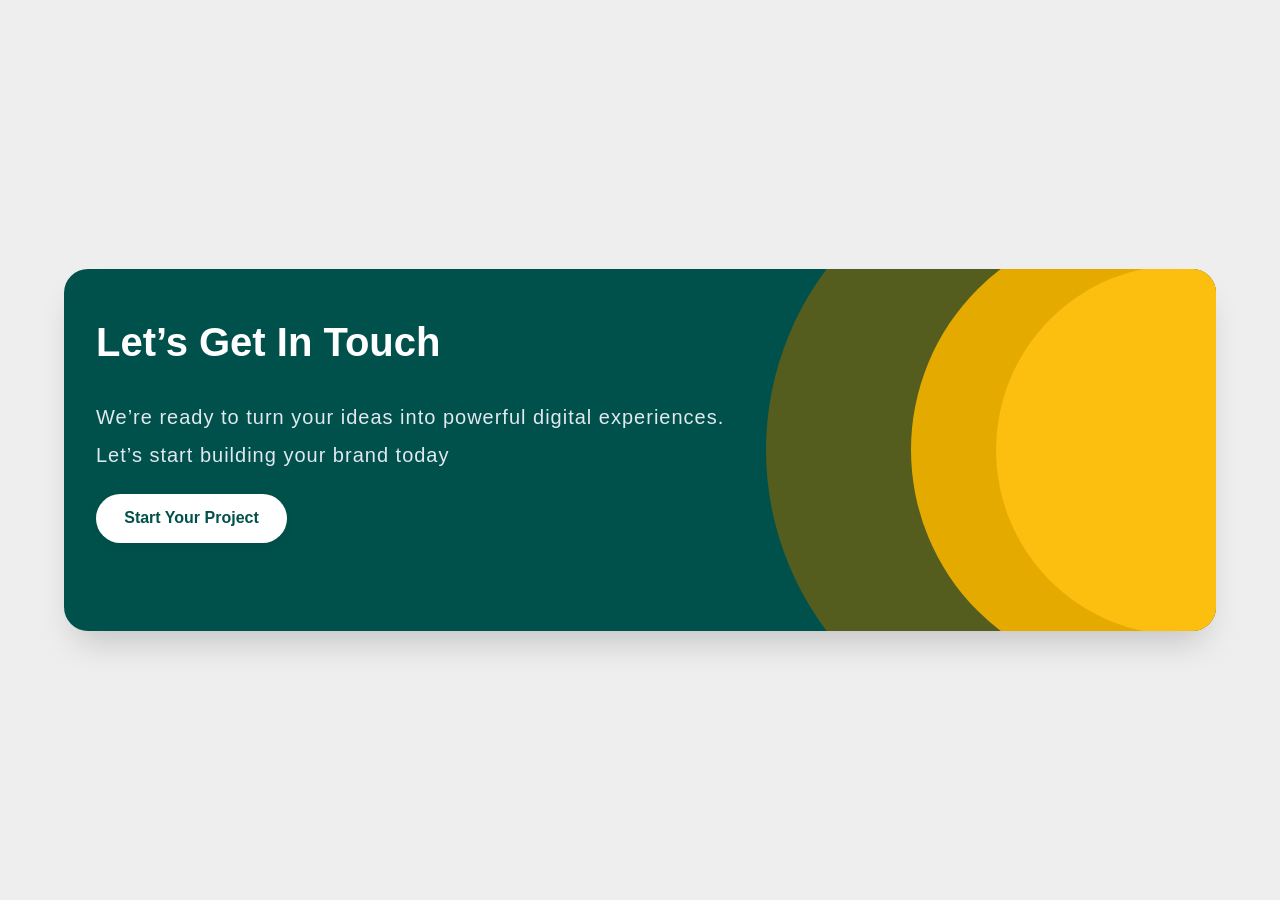
<file: faq.html>
<!DOCTYPE html>
<html lang="en">
<head>
<meta charset="UTF-8">
<meta name="viewport" content="width=device-width, initial-scale=1.0">
<title>Contact Section</title>
<link rel="stylesheet" href="src/css/main.css">
<style>
body {
  margin: 0;
  background: #eee;
  display: flex;
  justify-content: center;
  align-items: center;
  height: 100dvh;
  font-family: sans-serif;
}
.cta-card {
    max-width: 1200px;
    width: 90%;
    height: 362px;
    position: relative;
    overflow: hidden;
    border-radius: 1.5rem;
    background: var(--color-primary);
    color: white;
    padding: 2.5rem 2rem;
    box-shadow: 0 20px 35px -12px rgba(0, 0, 0, 0.2);
    display: flex;
    justify-content:space-between;
    align-items: center;
    font-family: var(--font-primary);
}
.circles {
    position: absolute;
    right: -150px;
    top: 50%;
    transform: translateY(-50%);
}
.circle {
    position: absolute;
    border-radius: 50%;
    top: 50%;
    right: 0;
    transform: translateY(-50%);
}

.c1 {
    width: 600px;
    height: 600px;
    background: #8C670099;
    z-index: 1;
}

.c2 {
    width: 455px;
    height: 455px;
    background: #E5AA00;
    z-index: 2;
}

.c3 {
    width: 370px;
    height: 370px;
    background: var(--color-accent);
    z-index: 3;
}

.cta-content {
    position: relative;
    z-index: 10;
    width: 635px;
    height: 212px;
    border-radius: 35.5px;
    margin-bottom: 3rem;
}
.cta-title {
    /* width: 381px; */
    height: 49px;
    font-size: 40px;
    font-weight: 800;
    letter-spacing: var(--letter-spacing-normal);
    margin-bottom: 1rem;
}
.cta-description {
    /* width: 635px; */
    height: 76px;
    color: #e2e8f0;
    font-size: 20px;
    font-weight: 400;
    line-height: 38px;
    letter-spacing: 1px;
    font-style:normal;
    margin-top: 1.8rem;
}
.btn-cta {
   margin-top: 20px;
    display: flex;
    align-items: center;
    justify-content: center;
    gap: 8px;
    background: white;
    color: var(--color-primary);
    font-weight: 700;
    width: 191px;
    height: 49px;
    border-radius: 35.5px;
    text-decoration: none;
    transition: all 0.25s ease;
    box-shadow: 0 4px 8px rgba(0, 0, 0, 0.05);
    font-size: 16px;
    font-weight: var(--font-weight-extraBold);
    letter-spacing: var(--letter-spacing-normal);
    border: none;
    cursor: pointer;
    font-family: inherit;
}

.btn-cta:hover {
    background: #fef9e3;
    transform: translateY(-2px);
    box-shadow: 0 12px 20px -12px rgba(0, 0, 0, 0.2);
}
@media(max-width:425px){
  .cta-card{
    width: 343px;
  height: 724px;
  background:  var(--color-primary);
  border-radius: 30px;
  display: flex;
  flex-direction: column;
  justify-content: space-between;
  overflow: hidden;
  color: white;
  text-align: center;
  }
.contact-box {
  width: 343px;
  height: 100dvh;
  background:  var(--color-primary);
  border-radius: 30px;
  display: flex;
  flex-direction: column;
  justify-content: space-between;
  overflow: hidden;
  color: white;
  text-align: center;
}

.content {
  padding: 30px 20px;
}

.cta-title{
  font-size: 24px;
  margin-top: 50px;
}

.cta-description {
  font-size: 14px;
  line-height: 23px;
  width: 315px;
  margin: 0 auto;
}

.btn-cta{
  margin: 20px auto;
  font-size: 13px !important;
  width: 156px;
  height: 37px;
}

/* shapes */
.circles {
  position: relative;
  height: 50%;
  right: 150px;
  transform: translateY(-70%)
}
/* .circles {
    position: absolute;
    right: -150px;
    top: 50%;
    transform: translateY(-50%);
} */
.circle {
  position: absolute;
  width: 200%;
  left: -50%;
  border-radius: 50%;
}

.c1 {
  width: 678px;
  height: 678px;
  left: -190px;
  top: 220px;
  background: #5a6426;
}

.c2 {
  width: 485px;
  height: 485px;
  left: -90px;
  /* transform: rotate(-90deg); */
  top: 200px;
  background: #d9a126;
}

.c3 {
  width: 410px;
  height: 410px;
  left: -50px;
  top: 250px;
  /* transform: rotate(-90deg); */
  background: #f2b632;
}
}
</style>
</head>

<body>

<div class="cta-card">

  <div class="cta-content">
    <h1 class="cta-title">Let’s Get In Touch</h1>
    <p class='cta-description'>
      We’re ready to turn your ideas into powerful digital experiences.
      Let’s start building your brand today
    </p>
    <button class='btn-cta'>Start Your Project</button>
  </div>

  <div class="circles">
    <div class="circle c1"></div>
    <div class="circle c2"></div>
    <div class="circle c3"></div>
  </div>

</div>

</body>
</html>
</file>
<file: src/css/main.css>
/*======= Global variables =========*/
@font-face {
  font-family: 'Milky Matcha';
  src: url('../assets/Milky Matcha.otf') format('opentype');
  font-weight: normal;
  font-style: normal;
}
:root {
  /* Colors */
  --color-primary: #00514B;
  --color-secondary: #5C5C5C;
  --color-accent: #FDBF0F;
  --color-black: #000000;
  --color-gradient: linear-gradient(#00514B, #00B7A9);
  --color-border-gradient: linear-gradient(#ffffff88, #99999900);
  --color-bg-gradient: linear-gradient(#ffffff39);
  
  /* Fonts */
  --font-primary: 'Montserrat', sans-serif;
  --font-secondary: 'Poppins', sans-serif;

  
  /* Font sizes */
  --font-size-title: 40px;
  --font-size-subtitle: 24px;
  
  /* Font weights */
  --font-weight-extraBold: 800;
  --font-weight-bold: 700;
  --font-weight-medium: 500;
  
  /* Line height & spacing */
  --line-height-normal: 100%;
  --letter-spacing-normal: 0%;
  --spacing-sm: 8px;
  --spacing-md: 16px;
  --spacing-lg: 32px;
  
  /* Layout */
  --site-width: 1440px;
  
  /* Border radius */
  --radius-sm: 4px;
  --radius-md: 8px;
  --radius-lg: 17px;
  
  /* Hover effects */
  --hover-bg-primary: var(--color-primary);
  --hover-bg-accent: var(--color-accent);
  --hover-bg-gradient: linear-gradient(#00514B, #00B7A9);
  --hover-bg-gradient-white: linear-gradient(#ffffffa2, #99999934);
  --hover-color-white: #ffffff;
  --hover-color-primary: var(--color-primary);


}
*{
  padding: 0;
  margin: 0;
  box-sizing: border-box;
}
body {
  background-color: rgba(0, 81, 75, 0.08); /* رنگ بادی با شفافیت */
  font-family: var(--font-primary);
  overflow-x: hidden;
}
a{
  text-decoration:none;
  color: black;
}
/*--================== Mirzaei/Home-2 branch start point =================--*/
.navbar {
  background: var(--color-primary);
  color: var(--color-black);
  width: 782px;
  height: 90px;
  border-radius: 100px;
  margin: 52px auto;
  display: flex;
  justify-content: space-between;
  align-items: center;
  padding: var(--spacing-md);
}

.navbar-logo {
  display: flex;
  align-items: center;
  gap: var(--spacing-sm);
  width: 161px;
  height: 49.723px;
}

.navbar-actions {
  display: flex;
  gap: var(--spacing-md);
}

.btn-contact {
  width: 154px;
  height: 59px;
  background: #fff;
  color: var(--color-black);
  font-family: var(--font-primary);
  font-weight: 600;
  font-size: 20px;
  border-radius: 100px;
  border: none;
  cursor: pointer;
}

.btn-contact:hover, .btn-menu:hover {
  background: var(--hover-bg-accent);
  /* color: var(--hover-color-white); */
}

.btn-menu {
  width: 59px;
  height: 59px;
  background: #fff;
  border-radius: 40.5px;
  border: none;
  cursor: pointer;
  display: flex;
  flex-direction: column;
  justify-content: center;
  align-items: center;
  gap: 4px;
}

.menu-modal {
  display: none;
  position: fixed;
  top: 0; left: 0;
  width: 100%; height: 100%;
  background: rgba(0, 81, 76, 0.568); /* رنگ اصلی با شفافیت */
  z-index: 999;
}

.menu-content {
  max-width: 1440px;
  width: 80%;
  margin: 0 auto;
  background: var(--color-primary);
  padding: var(--spacing-lg);
}

.close-modal{
  width: 59px;
  height: 59px;
  top: 69px;
  float: right;
  background: #fff;
  cursor: pointer;
  border-radius: 40.5px;
  display: flex;
  justify-content: center;
  align-items: center;
}

.close-icon{
  top: 8.13px;
  left: 8.13px;
}
.modal-top-text{
  font-weight: 800px;
  font-size: 20px;
  text-align: left;
  color: #ffffff;
  font-family: var(--font-primary);
}
.menu-list {
  max-width: 1268px;
  width: 80%;
  text-align: left;
  list-style: none;
  padding: 0;
  margin: 50px auto;
}

.menu-list li {
  margin: var(--spacing-md) 0;
  width: 100%;
  height: 80%;
}

.menu-list a {
  width: 100%;
  height: 100%;
  font-family: var(--font-primary);
  font-size: 68px;
  font-weight: var(--font-weight-bold);
  color: #ffffff;
  text-decoration: none;
  padding: var(--spacing-sm) var(--spacing-md);
  display: inline-block;
  border-bottom: 1px solid var(--color-accent);
}

.menu-list a:hover,
.menu-list a.active {
  background: var(--hover-bg-accent);
  color: var(--hover-color-primary);
}


/* حالت تبلت (بین 768px تا 1024px)*/
@media (max-width: 1024px) and (min-width: 769px) {
  .navbar {
    width: 600px;
    height: 70px;
    border-radius: 80px;
    margin: 40px auto;
    padding: var(--spacing-sm);
  }

  .btn-contact {
    width: 120px;
    height: 45px;
    font-size: 16px;
    font-weight: 600;
  }

  .btn-menu {
    width: 45px;
    height: 45px;
    border-radius: 22.5px;
  }
   
  .menu-content {
    width: 80%;
    height: auto;
    padding: 20px;
    border-radius: 8px;
    text-align: center;
  }

  .menu-list {
    width: 80%;
    margin: 50px auto;
  }
  .menu-list li {
    width: 100%;
    height: auto;
  }

  .menu-list a {
    font-size: 36px;
    padding: 10px 20px;
  }

  .close-modal {
    width: 50px;
    height: 50px;
  }

  .close-icon {
    width: 18px;
    height: 18px;
  }

  .modal-top-text {
    font-size: 16px;
  }

}

/*حالت موبایل (کوچکتر از 768px) */
@media (max-width: 768px) {
  .navbar {
    width: 85%;
    height: 50px;
    border-radius: 100px;
    margin: 29px auto;
    padding: var(--spacing-sm);
  }
  .navbar-logo{
    width: 66px;
    height: 20.39px;
    top: 44px;
    left: 39px;
  }
  .logo-icon{
    width: 66px;
    height: 20.39px;
  }
  .btn-contact {
    width: 95px;
    height: 35px;
    font-size: 13px;
    font-weight: 600;
  }
  .hero-subtitle-box{
    margin-top: 50px;
  }
  .hero-subtitle{
    font-size: 13px;
  }
  .btn-menu {
    width: 35px;
    height: 35px;
    border-radius: 40.5px;
  }

  .menu-content {
    width: 80%;
    height: auto;
    padding: 15px;
    border-radius: 8px;
  }

  .menu-list {
    width: 80%;
    margin: 30px auto;
  }

  .menu-list li {
    width: 100%;
    height: auto;
  }

  .menu-list a {
    font-size: 24px;
    padding: 8px 15px;
  }
  .close-modal {
    width: 24px;
    height: 24px;
  }

  .close-icon {
    width: 14px;
    height: 14px;
  }
  .modal-top-text span{
    font-size: 13px !important;
  }
}
@media(max-width: 425px){
  .menu-icon{
    width: 14.5px;
    height: 9.25px;
  }
  .logo-icon{
    margin-left: 15px
  }
  .btn-contact {
    font-weight: 500;
    height: 32px;
  }
  .btn-menu {
    width: 32px;
    height: 32px;
  }
  .hero-subtitle-box{
    margin-top: 0px;
  }
}
/*--================== Mirzaei/Home-2 branch start point =================--*/
</file>
<file: src/css/hero-home.css>
.hero {
    width: 100%;
    padding: var(--spacing-lg) var(--spacing-xl);
  }
  
  .hero-container {
    position: relative;
    width: 1375px;
    max-width: 1357px;
    height: 688px;
    margin: 0 auto;
    border-radius: 30px;
    overflow: hidden;
  }
  
  .hero-bg {
    position: absolute;
    inset: 0;
    width: 1375px;
    height: 930px;
    object-fit: cover;
    filter: blur(12px);
    transform: scale(1.05);
  }
  
  .hero-overlay {
    position: absolute;
    inset: 0;
    backdrop-filter: blur(7.5px);
    -webkit-backdrop-filter: blur(7.5px);
    mask: linear-gradient(
      to right,
      rgba(0, 0, 0, 0) 0%,
      rgba(0, 0, 0, 1) 97.35%
    );
    -webkit-mask: linear-gradient(
      to right,
      rgba(0, 0, 0, 0) 0%,
      rgba(0, 0, 0, 1) 97.35%
    );
    backdrop-filter: blur(7.5px);
    mask: linear-gradient(
      to bottom,
      rgba(0, 0, 0, 0) 0%,
      rgba(0, 0, 0, 0.5) 59.29%,
      rgba(0, 0, 0, 1) 100%
    );
  }
  
  .hero-content {
    position: relative;
    z-index: 10;
    height: 100%;
    display: flex;
    flex-direction: column;
    align-items: center;
    justify-content: center;
    text-align: center;
    padding: var(--spacing-lg);
  }
  
  .hero-number {
    position: absolute;
    bottom: var(--spacing-xl);
    left: var(--spacing-xl);
    font-size: 6rem;
    font-weight: 900;
    color: rgba(255,255,255,0.2);
    user-select: none;
  }
  
  .hero-title, .media-box-blur {
    font-family: var(--font-secondary);
    font-weight: 800;
    font-size: 128px;
    color: var(--color-primary);
    margin-bottom: var(--spacing-sm);
  }
  
  .hero-subtitle-box{
    width: 607px;
    height:auto;
  }
  .hero-subtitle-box, .btn {
    backdrop-filter: blur(16.5px);
    background: var(--color-bg-gradient);
    border: 1px solid var(--color-border-gradient);
    border-radius: var(--radius-lg);
    padding: var(--spacing-md) var(--spacing-md);
    margin-bottom: var(--spacing-lg);
    height: auto;
    display: flex;
    justify-content: center;
    align-items: center;
  }
  
  .hero-subtitle {
    font-family: var(--font-primary);
    font-weight: 500;
    font-size: 20px;
    color: var(--color-primary);
  }
  
  .hero-buttons {
    width: 262px;
    height:55px;
    display: flex;
    justify-content: center;
    gap: 0 10px;

  }
  
  @media (min-width: 640px) {
    .hero-buttons {
      flex-direction: row;
    }
  }
  
  .btn {
    color: var(--color-primary);
    transition: all 0.3s ease;
    display: inline-flex;
    height:55px;
  }
  .btn:hover {
    background: var(--hover-bg-gradient-white);
  }
  .btn-primary, .btn-secondary{
    display: flex;
    justify-content: center;
    font-weight: var(--font-weight-medium);
    font-size: 20px;
  }
  .btn-primary{
    width: 201px;
  }
  .btn-secondary{
    width: 54px;
  }

  .media-box-blur {
    background: linear-gradient(to right, #00514B 70%, #00514cbb 100%);
    -webkit-background-clip: text;
    -webkit-text-fill-color: transparent;
    filter: blur(1px); 
}


/* حالت دسکتاپ (بزرگتر از 1024px) */
@media (min-width: 1025px) {
  
  .hero-title {
    font-size: 128px;
  }

  .hero-subtitle-box {
    width: 607px;
    height: 55px;
  }

  .hero-buttons {
    width: 262px;
    height: 55px;
  }
}

/* حالت تبلت (بین 768px تا 1024px) */
@media (max-width: 1024px) and (min-width: 768px) {
  .hero-container {
    width: 95%;
    height: 600px;
  }
  .hero-bg{
    width: 100%;
    height: 800px;
  }
  .hero-title {
    font-size: 96px ; 
  }

  .hero-subtitle-box {
    width: 500px ;
    height: 45px ;
    font-size: 20px;
  }

  .hero-buttons {
    width: 200px ;
    height: 45px ;
    white-space: nowrap; 
  }
}

/* حالت موبایل (کوچکتر از 768px) */
@media (max-width: 768px) {
  .hero-container {
    width: 90%; 
    height: 600px;
  }
  .hero-bg{
    height: 750px;
  }
  .hero-title {
    font-size: 64px;
  }

  .hero-subtitle-box {
    width: 607px;
    height: 30px;
    font-size: 18px;
  }

  .hero-buttons {
    width: 150px;
    height: 35px;
    white-space: nowrap; 
    font-size: 18px;
  }
}

/* حالت گوشی‌های کوچک‌تر (کوچکتر از 425px) */
@media (max-width: 425px) {
  .hero-container {
    width:343px; 
    height: 463px;
  }
  .hero-bg{
    height: 550px;
  }
  .hero-title {
    left: 53px;
    font-size: 40px ; 
    font-weight: var(--font-weight-extraBold);
    bottom:0;
  }
  .hero-subtitle-box{
    width: 271px ; 
    height: 59px; 
    top: 230px;
  }
  .hero-subtitle-box .hero-subtitle{
    font-weight: 400;
    font-size: 13px !important;
    text-align: center;
  }

  .hero-buttons {
    width: 120px;
  }
  .btn-primary{
    width: 107.4px;
    border-radius: 9px;
    white-space: nowrap; 
    font-size: 12px;
  }
  .btn-secondary{
    border-radius: 9px;
  }
  .send-icon{
    width: 28px;
    height: 20.39px;
    border-radius: 9px;
  }

}
</file>
<file: src/css/why-us.css>
.why-us {
  margin-top:100px;
  background: #00514b;
  overflow: hidden;
  padding: 0;
  color: #ffffff;
}

.why-us-inner {
  max-width: 1280px;
  margin: 0 auto;
  padding: 32px 24px 0;
  display: grid;
  grid-template-columns: minmax(340px, 1fr) minmax(340px, 1fr);
  align-items: center;
  gap: 40px;
}

.why-us-info {
  order: 2;
  padding-bottom: 78px;
  margin-top: 0;
}

.why-us-heading {
  display: flex;
  align-items: baseline;
  gap: 10px;
  margin-bottom: 10px;
 
}

.why-us-caption,
.why-us-title {
  font-family: "Milky Matcha Personal Use", "Poppins", cursive;
  font-weight: 400;
  margin: 0;
  line-height: 1;
}

.why-us-caption {
  font-size: 36px;
  color: #f4f6f5;
}

.why-us-title {
  font-size: 36px;
  color: #fbc40f;
}

.why-us-title span {
  color: #fbc40f;
}

.why-us-divider {
  width: min(100%, 420px);
  height: 1px;
  background: linear-gradient(90deg, #fbc40f 0%, rgba(251, 196, 15, 0) 100%);
  margin-bottom: 18px;
}

.why-us-text {
  max-width: 540px;
  margin: 0 0 30px;
  color: #e5ebea;
  font-family: "Montserrat", sans-serif;
  font-size: 24px;
  line-height: 1.57;
}

.why-us-stats {
  display: flex;
  align-items: center;
  justify-content: space-between;
  width: 643px;
  height: 61px;
  gap: 34px;
  flex-wrap: nowrap;
  opacity: 1;
}

.why-us-stats-mobile {
  display: none;
  flex-direction: column;
  gap: 16px;
  margin-top: 2.5rem;
}

.why-us-stat {
  display: flex;
  align-items: center;
  gap: 8px;
}

.why-us-stat .stat-line {
  display: none;
}

.why-us-stat-card {
  display: flex;
  justify-content: space-between;
  align-items: center;
  gap: 16px;
  border: 1px solid #fbc40f;
  border-radius: 1rem;
  padding: 1rem 1.25rem;
  background: rgba(255, 255, 255, 0.08);
}

.why-us-stat-card .stat-number,
.why-us-stat-card .stat-label {
  margin: 0;
}

.why-us-stat-card .stat-number {
  font-family: "Montserrat", sans-serif;
  font-size: 32px;
  font-weight: 700;
  line-height: 1;
  color: #ffdd7a;
}

.why-us-stat-card .stat-line {
  width: 32px;
  height: 1px;
  background: #fbc40f;
  opacity: 0.8;
  flex-shrink: 0;
}

.why-us-stat-card .stat-label {
  color: #f5f7f6;
  font-family: "Montserrat", sans-serif;
  font-size: 19px;
  font-weight: 500;
  line-height: 1.2;
}

.stat-number {
  margin: 0;
  font-family: "Montserrat", sans-serif;
  font-size: 50px;
  font-weight: 700;
  line-height: 1;
  background: linear-gradient(180deg, #FFFFFF 0%, #FDBF0F 100%);
  -webkit-background-clip: text;
  -webkit-text-fill-color: transparent;
}

.stat-line {
  width: 54px;
  height: 1px;
  background: #fbc40f;
  opacity: 0.8;
}

.stat-label {
  margin: 0;
  color: #f5f7f6;
  font-family: "Montserrat", sans-serif;
  font-size: 19px;
  font-weight: 500;
  line-height: 1.2;
}

.why-us-figure {
  order: 1;
  position: relative;
  min-height: 520px;
  display: flex;
  align-items: flex-end;
  justify-content: center;
}

.why-us-circle {
  position: absolute;
  left: 50%;
  bottom: 0;

  width: 610px;
  height: 340px; /* perfect half shape */

  transform: translateX(-50%);

  background: #fbc40f;
  border-radius: 999px 999px 0 0;

  z-index: 1;
}
.why-us-duck {
  position: relative;
  z-index: 1;
  width: min(100%, 600px);
  height: auto;
  display: block;
}

@media (max-width: 1100px) {
  .why-us-inner {
    padding: 42px 18px 0;
    grid-template-columns: 1fr;
    gap: 16px;
  }

  .why-us-info {
    order: 1;
    padding-bottom: 0;
    text-align: center;
  }

  .why-us-heading {
    flex-direction: column;
    align-items: center;
    gap: 6px;
  }

  .why-us-caption {
    font-size: 16px;
  }

  .why-us-title {
    font-size: 32px;
  }

  .why-us-divider {
    margin: 0 auto 24px;
    width: min(100%, 320px);
  }

  .why-us-text {
    margin: 0 auto 24px;
    font-size: 18px;
    max-width: 640px;
  }

  .why-us-stats {
    display: none;
    gap: 10px;
    flex-direction: column;
    align-items: stretch;
    max-width: 640px;
    margin: 0 auto;
  }

  .why-us-stats-mobile {
    display: flex;
  }

  .why-us-stat {
    justify-content: space-between;
    padding: 14px 22px;
    border: 1px solid #fbc40f;
    border-radius: 10px;
  }

  .stat-number {
    font-size: 36px;
    min-width: 68px;
    text-align: left;
  }

  .stat-line {
    flex: 1;
    max-width: 230px;
  }

  .stat-label {
    font-size: 16px;
    min-width: 130px;
    text-align: right;
  }

  .why-us-figure {
    order: 2;
    min-height: 560px;
  }

  .why-us-circle {
    width: min(94vw, 670px);
    height: min(48vw,400px);
  }

  .why-us-duck {
    width: min(86vw, 560px);
  }
}

@media (max-width: 640px) {
  .why-us-inner {
    padding: 36px 14px 0;
    gap: 14px;
  }

  .why-us-caption {
    font-size: 16px;
  }

  .why-us-title {
    font-size: 32px;
  }

  .why-us-text {
    font-size: 13px;
    line-height: 1.57;
    max-width: 326px;
  }

  .why-us-stats {
    max-width: 320px;
  }

  .why-us-stat {
    padding: 9px 12px;
    border-radius: 9px;
    gap: 8px;
  }

  .stat-number {
    font-size: 36px;
    min-width: 56px;
  }

  .stat-line {
    max-width: 85px;
  }

  .stat-label {
    font-size: 16px;
    min-width: auto;
    text-align: left;
  }

  .why-us-figure {
    min-height: 324px;
  }

  .why-us-circle {
    width: 336px;
    height: 168px;
  }

  .why-us-duck {
    width: 302px;
  }
}
</file>
<file: src/css/service-home.css>
.service-section {
  width: 100%;
  background: rgba(147, 192, 188, 0.27);
  padding: 64px 0;
}

.service-section-inner {
  max-width: 1024px;
  width: 100%;
  margin: 0 auto;
  padding: 0 24px;
  color: #0f172a;
}

.service-section-title {
  margin: 0;
  text-align: center;
  font-family: "Montserrat", sans-serif;
  font-size: 40px;
  font-weight: 800;
  line-height: 1.1;
  background: linear-gradient(to right, rgba(0, 81, 75, 1), rgba(0, 183, 169, 1));
-webkit-background-clip: text;
-webkit-text-fill-color: transparent;
}

.service-section-subtitle {
  margin: 12px auto 38px;
  max-width: 720px;
  text-align: center;
  font-family: "Montserrat", sans-serif;
  font-size: 24px;
  font-weight: 500;
  line-height: 1.4;
  color: var(--color-primary);
}

.service-list {
  list-style: none;
  margin: 0;
  padding: 0;
}

.service-item {
  border-bottom: 2px solid #00514b;
}

.service-link {
  position: relative;
  display: flex;
  align-items: center;
  justify-content: space-between;
  gap: 16px;
  padding: 24px 12px;
  color: #111827;
  text-decoration: none;
  transition: background-color 0.25s ease;
}

.service-link:hover {
  background:linear-gradient(90deg, #00514B 0%, #00B7A9 100%);
  color: white;
}
.service-arrow{
  transition: transform 0.4s ease;
}
.service-link:hover .service-arrow{
  transform: rotate(-85deg);
}
.service-link:hover .service-arrow-icon{
  fill: #ffff;
}
.service-copy {
  display: flex;
  align-items: center;
  gap: 16px;
}

.service-number {
  font-family: "Montserrat", sans-serif;
  font-size: 36px;
  font-weight: 700;
}

.service-name {
  margin: 0;
  font-family: "Montserrat", sans-serif;
  font-size: 24px;
  font-weight: 700;
  line-height: 1.2;
}

.service-arrow {
  width: 34px;
  height: 34px;
  display: inline-flex;
  align-items: center;
  justify-content: center;
  flex-shrink: 0;
}

.service-arrow-icon {
  width: 22px;
  height: 22px;
  fill: #1f1f1f;
}

@media (max-width: 768px) {
  .service-section {
    padding: 44px 0;
  }

  .service-section-inner {
    padding: 0 16px;
  }

  .service-section-title {
    font-size: 32px;
  }

  .service-section-subtitle {
    font-size: 14px;
    margin: 10px auto 26px;
    max-width: 320px;
  }

  .service-link {
    padding: 18px 6px;
  }

  .service-copy {
    gap: 12px;
  }

  .service-number {
    font-size: 16px;
  }

  .service-name {
    font-size: 16px;
  }

  .service-arrow {
    width: 28px;
    height: 28px;
  }

  .service-arrow-icon {
    width: 19px;
    height: 19px;
  }
}
</file>
<file: src/css/vision-home.css>
.vision-home {
  padding: 100px 0;
  background-color: #fff;
  text-align: center;
}

.vision-header {
  text-align: center;
  margin-bottom: 0px; 
}

.vision-title {
  display: inline-flex;
  flex-direction: column;
  align-items: center;
  width: 368px;
  height: 134px;
  justify-content: center;
}

/* ردیف اول: From Vision + ستاره */
.vision-top {
  display: flex;
  align-items: center;
  justify-content: center;
  gap: 12px;
  direction: ltr; 
  font-size: 40px;
  font-weight: 700;  
  background: linear-gradient(to right, rgba(0, 81, 75, 1), rgba(0, 183, 169, 1));
  -webkit-background-clip: text;
  -webkit-text-fill-color: transparent; 
}

.vision-star {
  width: 84px;
  height: 84px;
  display: flex;
  align-items: center;
}

.vision-star img {
  width: 100%;
  height: auto;
}

/* ردیف دوم: To Growth */
.vision-bottom{
  /* width: 346px; */
  /* height: 78px; */
  font-family: 'Montserrat', sans-serif;
  font-size: 64px;
  font-weight: 700;
  line-height: 100%;
  letter-spacing: 0%;
  text-transform: capitalize;
  margin-top: -40px;  
  margin-left: 5px;  
  background: linear-gradient(90deg, rgba(0, 81, 75, 1), rgba(0, 183, 169, 1));
  -webkit-background-clip: text;
  -webkit-text-fill-color: transparent;
  display: inline-block;
  white-space: nowrap;
}
/* تنظیم کانتینر اصلی */
.process-wrapper {
  display: flex;
  justify-content: center;
  align-items: center;
  padding: 80px 0;
  background-color: #fff;
}
/* استایل دایره‌ها با ابعاد دقیق فیگما */
.process-item {
  width: 282.88px;
  height: 280px;
  border-radius: 50%;
  margin-left: -20px;
  position: relative;
  display: flex;
  justify-content: center;
  align-items: center;
  background: transparent;
  z-index: 1;
}

.item-1 { margin-left: -20px; }
.process-item::before {
  content: "";
  position: absolute;
  inset: 0;
  border-radius: 50%;
  border: 2px solid #00514B;
  pointer-events: none;
  -webkit-mask-image: linear-gradient(to bottom, black 50%, transparent 100%);
  mask-image: linear-gradient(to bottom, black 50%, transparent 100%);
}

/* برعکس کردن جهت محوشوندگی برای آیتم‌های زوج */
.item-2::before, .item-4::before {
  -webkit-mask-image: linear-gradient(to top, black 50%, transparent 100%);
  mask-image: linear-gradient(to top, black 50%, transparent 100%);
}

/* تنظیم ابعاد دقیق باکس متن داخل دایره از فیگما */
.process-item .content {
  width: 232.37px;
  height: 126px;
  display: flex;
  flex-direction: column;
  justify-content: center;
  align-items: center;
  text-align: center;
  z-index: 2; 
}

.process-item h3 {
  font-size: 32px;
  color: rgba(0, 81, 75, 1);
  margin-bottom: 10px;
  font-weight: 500;
}

.process-item p {
  font-size: 20px;
  color: rgba(0, 81, 75, 1);
  line-height: 1.5;
  margin: 0;
}
.process-item a {
  text-decoration: none; 
  display: flex;
  width: 100%;
  height: 100%;
  justify-content: center;
  align-items: center;
  border-radius: 50%;
  cursor: pointer;  
}

/* افکت اختیاری: وقتی موس روی دایره رفت کمی بزرگ شود */
/* .process-item:hover {
  transform: scale(1.02);
  transition: transform 0.3s ease;
}

.process-item:hover {

  background: linear-gradient(135deg, rgba(0, 81, 75, 1) 0%, rgba(0, 183, 169, 1) 100%);
  
  
  box-shadow: 0 10px 20px rgba(0, 81, 75, 0.3);
  
  transform: scale(1.05); 
  transition: all 0.4s ease;
}

.process-item:hover::before {
  opacity: 0;
}

.process-item:hover h3, 
.process-item:hover p {
  color: #ffffff !important;
  opacity: 1;
} */

@media (max-width: 1024px) {
  .process-wrapper {
    padding-left: 0;  
    margin-right: auto;
    margin-left: auto;
  }
  .process-item {
    margin-left: 20;  
    width: 260px;  
    height: 260px;
  }
  .title-top {
    font-size: 28px; /* کوچک‌تر کردن متن From Vision */
  }
}
@media (max-width: 768px){
  .process-wrapper{
    flex-direction: column;
    justify-content: center;
    align-items: center;
    margin-left: 50px;
    margin-top: -50px;
  }
  .vision-title {
    margin-top: -50px;
  }
  .vision-top{
    font-size: 24px;
  }
  .vision-bottom{
    font-size: 36px;
    margin-top:-15px;
    margin-left: 5px;
  }
  .vision-star{
    width: 43px;
    height: 43px;
  }
  .process-item{
    margin-top: -50px;
  }
  .item-4{
    margin-top: 0px;
  }
}
@media (max-width: 425px){
  .process-wrapper{
    margin-left: 30px;
  }
  .vision-bottom{
    font-size: 36px;
    margin-top:-10px;
    margin-left: 5px;
  }
  .vision-top{
    font-size: 24px;
  }
  .vision-star{
    width: 43px;
    height: 43px;
  }
  .process-item{
    margin-top: -40px;
    width: 282px;
    height: 282px;
  }
  .process-item h3{
    font-size: 24px
  }
  .process-item p{
    font-size: 16px
  }
  .item-4{
    margin-top: 0px;
  }
}
</file>
<file: src/css/works-home.css>
/* Section: Our Works */
.works-home {
  position: relative;
  padding: 100px 20px;
  text-align: center;
  overflow: hidden;
  z-index: 1; 
}
.works-watermark {
  position: absolute;
  left: 50%;
  bottom: 230px; /* بیار پایین سکشن */
  transform: translateX(-50%);

  font-family: 'Milky Matcha', sans-serif;
  font-size: 128px; /* 🔥 بزرگش کن */
  font-weight: 400;
  line-height: 100%;
  letter-spacing: 0%;
  white-space: nowrap;
  z-index: 0;
  pointer-events: none;
  user-select: none;

  background: linear-gradient(90deg, #07383570, rgba(0, 143, 133, 0.25));
  -webkit-background-clip: text;
  -webkit-text-fill-color: transparent;
}
.works-home .container {
  position: relative;
  z-index: 1;
  background: transparent !important;
}
.works-header {
  position: relative;
  z-index: 1;
  margin-bottom: 60px;
}
.works-title {
  font-family: 'Montserrat', sans-serif;
  font-size: 40px;
  font-weight: 700;
  line-height: 100%;
  letter-spacing: 0%;
  text-transform: capitalize; 
  background: linear-gradient(to right, rgba(0, 81, 75, 1), rgba(0, 183, 169, 1));
  -webkit-background-clip: text;
  -webkit-text-fill-color: transparent;
  display: inline-block;
  margin-bottom: 15px; 
}

.works-subtitle {
  font-family: 'Montserrat', sans-serif;
  width: 659px;  
  font-size: 24px;
  font-weight: 500; 
  line-height: 100%;
  letter-spacing: 0%;
  text-transform: capitalize;  
  color: var(--color-primary);
  margin: 0 auto;
  text-align: center;
}

/* کارت‌ها */
.cards-wrapper {
  display: flex;
  flex-direction: row-reverse;
  justify-content: center;
  align-items: center;
  height: 400px;
  left: 25px;
  position: relative;
  z-index: 2;
  margin-bottom: 50px;
  margin-left: auto;
  margin-right: auto;
}

.work-card {
  width: 300px;
  height: 300px;
  border-radius: 20px;
  overflow: hidden;
  background: #fff;
  box-shadow: 25px 25px 25px rgba(0, 0, 0, 0.25);
  margin-left: -120px;
  transition: all 0.5s cubic-bezier(0.175, 0.885, 0.32, 1.275);
  border: 3px solid #ffffff;  
  outline: 1px solid rgba(0, 0, 0, 0.03); 
  padding: 1px; 
  display: block;
}

.work-card img {
  width: 100%;
  height: 100%;
  object-fit: cover;
  display: block;
  border-radius: 18px; 
}

/* چرخش ۶ کارت */
.card-1 { transform: translateY(30px); z-index: 2; top: 3389.39px; left: 1007.62px; }
.card-2 { transform: rotate(-4.88deg); z-index: 3; top: 3361px; left: 822.76px;}
.card-3 { transform: rotate(8.77deg); z-index: 4; top: 3374.39px; left: 655.89px; }
.card-4 { transform: rotate(-5.08deg); z-index: 5; top: 3368px; left: 471.85px;}
.card-5 { transform: rotate(3.78deg); z-index: 6; top: 3385.39px; left: 326.62px; }
.card-6 { transform: rotate(-6.46deg) translateY(30px); z-index: 7; top: 
3371.97px; left: 115px;}

.work-card:hover {
  transform: translateY(-30px) rotate(0deg) scale(1.08);
  z-index: 100;
  box-shadow: 0 25px 50px rgba(0, 0, 0, 0.2);
}

.filter-tabs {
  width: 720px;
  height: 69px;
  margin: 100px auto 0;
  display: flex;
  align-items: center;
  justify-content: space-between;
  padding: 0 8px;         
  background-color: #ffffff;
  border-radius: 16px; 
  box-shadow: 30px 15px 25px rgba(0, 0, 0, 0.06);
  position: relative;
  z-index: 4;
}

.tab-item {
  /* تایپوگرافی دقیق از فیگما */
  font-family: 'Montserrat', sans-serif;
  font-size: 14px;
  font-weight: 500; /* Medium */
  line-height: 100%;
  letter-spacing: 0%;
  text-transform: capitalize; 
  color: rgba(0, 0, 0, 1);
  background: transparent;
  border: none;
  cursor: pointer;
  padding: 0 20px; 
  height: 60%; 
  display: flex;
  align-items: center;
  justify-content: center;
  white-space: nowrap;
}
.tab-item:hover, 
.tab-item.active {
  border-radius: 8px;
  background-color: rgba(0, 81, 75, 1);
  color: #ffffff;
  display: flex;
  align-items: center;
  justify-content: center;
}

@media (max-width: 1024px) {
  .works-home {
    padding: 60px 10px;
  }

  .works-watermark{
    font-size: 100px;
  }

  .works-subtitle {
    width: 90%;  
    font-size: 18px;
  }
  .cards-wrapper {
    margin-left: 5%;
    
  }
  .work-card {
    width: 250px;  
    height: 250px;
  } 
   
  .filter-tabs {

    width: 95%;
    height: auto;
    flex-wrap: wrap;
    padding: 20px;
    border-radius: 12px;
  }

  .tab-item {
    font-size: 12px;
    padding: 8px 10px;
    height: 40px;
  }
}
@media (max-width: 768px){
  .cards-wrapper{
    flex-direction: column;
    height: auto;
  }
  .work-card{
    margin-top: -100px;
    transform: rotate(0deg);
  }
  .card-1{
    margin-top: 0px;
  }
  .works-watermark{
    font-size: 48px;
    font-weight: 400;
    bottom: 200px;
  }
  .filter-tabs{
    width: 600px;
  }
}

@media (max-width: 480px) {
  .cards-wrapper{
    margin-left: 80px;
  }
  .works-title {
    font-size: 30px;
  }
  .works-header{
    margin-bottom: 150px;
  }
  .work-card {
    margin-top: -110px;
  }
  .filter-tabs{
    width: 300px;
    height: auto;
    flex-direction: column;
  }
  .tab-item{
    width: 100%;
    height: 100%;
    border-radius: 8px;
  }
  .tab-item a{
    width: 100%;
    height: 100%;
    text-align: left;
    font-size: 13px;
    font-weight: 500;
  }
  .works-watermark{
    bottom: 320px; 
  }
}
</file>
<file: src/css/client-home.css>
.container-c {
    width: 100%;
    height: 700px;
    background-color: #ffffff;
    border: 55px solid #00514b;
    overflow: visible;
    margin: auto;
    padding-top: 40px 0;
    position: relative;
    max-width: 100%;
    box-sizing: border-box;
    overflow-x: auto;
}
.container-c::-webkit-scrollbar{
    display: none;
}
h1 {
    text-align: center;
    padding: 20px;
    color: #00514b;
    margin: 0;
    width: 477;
    height: 66;
}

.span-styl {
    font-family: 'Milky Matcha';
    font-weight: 400;
    font-style: Regular;
    font-size: 40px;
    line-height: 100%;
    letter-spacing: 0%;
    text-transform: capitalize;
}
.row {
    display: flex;
    gap: 20px;
    padding: 20px;
    overflow: hidden;
    cursor: grab;
    user-select: none;
    scroll-snap-type: x mandatory;
    -webkit-overflow-scrolling: touch;
    overflow-x: auto;
}
.row::-webkit-scrollbar{
    display: none;
}
.row:active {
    cursor: grabbing;
}
#row1{
    margin-left: -90px;
    margin-right: -90px;
}
#row2{
    margin-right: -50px;
    margin-left: -50px;
}
.card {
    flex-shrink: 0;
    width: 360px;
    height: 200px;
    background: white;
    padding: 20px;
    border-radius: 30px;
    box-shadow: 0px 4px 14px 0px #00514B4A;
    transition: transform 0.3s ease;
}

.card:hover {
    transform: translateY(-10px);
}

.profile {
    display: flex;
    align-items: center;
    margin-bottom: 10px;
}

.profile img {
    width: 40px;
    height: 40px;
    border-radius: 50%;
    margin-right: 10px;
}

.profile h3 {
    margin: 0;
    font-size: 1em;
}

.profile p {
    margin: 0;
    font-size: 0.8em;
    color: #777;
}

.testimonial {
    font-size: 0.9em;
    line-height: 1.4;
}
@media (max-width: 1440px) {
    .container-c {
        width: 100%;
    }
}

@media (max-width: 1200px) {
    .container-c {
        border: 30px solid #00514b;
    }
}

@media (max-width: 768px) {
    .container-c {
        border: 20px solid #00514b;
        height: auto;
        min-height: 700px;
    }
    h1 {
        font-size: 24px;
    }
    span {
        font-size: 28px;
    }
}

@media (max-width: 480px) {
    .container-c {
        border: 10px solid #00514b;
        width: 100%;
        height: 633px;
    }
    .card {
        width: 300px;
    }
    .span-styl{
        font-size: 20px;
    }
}
</file>
<file: src/css/faq-home.css>
/* faq-section */
.faq-container {
    width: 100%;
    height: auto;
    background: #FDBF0F;
    padding: 30px;
    position: relative;
}
.faq-title{
    font-family: 'Milky Matcha';
    font-weight: 400;
    font-style: Regular;
    font-size: 40px;
    line-height: 100%;
    letter-spacing: 0%;
    text-transform: capitalize;
    color: var(--color-primary);
    margin: 40px auto;
}
.main-container {
    width: 896px;
    display: flex;
    flex-direction: column;
    justify-content: center;
    align-items: center;
    margin: 0 auto;
}
.faq-item {
    width: 895px;
    height: auto;
    min-height: 100px;
    background: #fff;
    border: 2px solid var(--color-primary);
    border-radius: 15px;
    margin-bottom: 15px;
    overflow: hidden;
    transition: all 0.3s ease;
}
.faq-question {
    background: #fff;
    padding: 15px 20px;
    cursor: pointer;
    display: flex;
    justify-content: space-between;
    align-items: center;
    transition: background-color 0.3s ease;
}
.faq-question span {
    font-size: 24px;
    font-weight: 500;
    color: #000000;
}

.faq-question:hover {
    background: #f9f9f9;
}

.faq-answer {
    display: none;
    color: #5C5C5C;
    padding: 20px;
    background: #fff;
    font-size: 20px;
    line-height: 1.6;
}
.faq-icon {
    width: 50px;
    height: 50px;
    border-radius: 50%;
    background: #00514b;
    color: #fff;
    display: flex;
    justify-content: center;
    align-items: center;
    font-size: 24px;
    font-weight: bold;
    transition: transform 0.3s ease;
}
.faq-icon:hover {
    transform: scale(1.1);
}

.faq-item.active .faq-answer {
    display: block;
}

.faq-item.active {
    min-height: 200px;
}

/* footer */
.page-wrapper {
    flex: 1;
    display: flex;
    flex-direction: column;
    max-width: 1440px;
    width: 100%;
    height: auto;
    background: #ffffff;
    max-width: 100%;
    position: relative;
  
}
/* CTA SECTION */
.cta-section {
    max-width: 1440px;
    width: 100%;
    height: auto;
    margin: 5rem auto 0 auto;
    padding: 0 1.5rem;
    display: flex;
    flex-direction: column;
    justify-content: center;
    align-items: center;
}
.cta-card {
    max-width: 1200px;
    width: 90%;
    height: 362px;
    position: relative;
    overflow: hidden;
    border-radius: 1.5rem;
    background: var(--color-primary);
    color: white;
    padding: 2.5rem 2rem;
    box-shadow: 0 20px 35px -12px rgba(0, 0, 0, 0.2);
    display: flex;
    justify-content:space-between;
    align-items: center;
    font-family: var(--font-primary);
}
.circles {
    position: absolute;
    right: -150px;
    top: 50%;
    transform: translateY(-50%);
}
.circle {
    position: absolute;
    border-radius: 50%;
    top: 50%;
    right: 0;
    transform: translateY(-50%);
}

.c1 {
    width: 600px;
    height: 600px;
    background: #8C670099;
    z-index: 1;
}

.c2 {
    width: 455px;
    height: 455px;
    background: #E5AA00;
    z-index: 2;
}

.c3 {
    width: 370px;
    height: 370px;
    background: var(--color-accent);
    z-index: 3;
}

.cta-content {
    position: relative;
    z-index: 10;
    width: 635px;
    height: 212px;
    border-radius: 35.5px;
    margin-bottom: 3rem;
}
.cta-title{
    /* width: 381px; */
    height: 49px;
    font-size: 40px;
    font-weight: 800;
    letter-spacing: var(--letter-spacing-normal);
    color: #ffffff;
    text-align: left;
}
.cta-description {
    /* width: 635px; */
    height: 76px;
    color: #e2e8f0;
    font-size: 20px;
    font-weight: 400;
    line-height: 38px;
    letter-spacing: 1px;
    font-style:normal;
    margin-top: 1.8rem;
}
.btn-cta {
   margin-top: 20px;
    display: flex;
    align-items: center;
    justify-content: center;
    gap: 8px;
    background: white;
    color: var(--color-primary);
    font-weight: 700;
    width: 191px;
    height: 49px;
    border-radius: 35.5px;
    text-decoration: none;
    transition: all 0.25s ease;
    box-shadow: 0 4px 8px rgba(0, 0, 0, 0.05);
    font-size: 16px;
    font-weight: var(--font-weight-extraBold);
    letter-spacing: var(--letter-spacing-normal);
    border: none;
    cursor: pointer;
    font-family: inherit;
}

.btn-cta:hover {
    background: #fef9e3;
    transform: translateY(-2px);
    box-shadow: 0 12px 20px -12px rgba(0, 0, 0, 0.2);
}
@media(max-width:425px){
    .cta-card{
      width: 343px;
    height: 724px;
    background:  var(--color-primary);
    border-radius: 30px;
    display: flex;
    flex-direction: column;
    justify-content: space-between;
    overflow: hidden;
    color: white;
    text-align: center;
    }
  .contact-box {
    width: 343px;
    height: 100dvh;
    background:  var(--color-primary);
    border-radius: 30px;
    display: flex;
    flex-direction: column;
    justify-content: space-between;
    overflow: hidden;
    color: white;
    text-align: center;
  }
  
  .content {
    padding: 30px 20px;
  }
  
  .cta-title{
    font-size: 24px;
    margin-top: 50px;
  }
  
  .cta-description {
    font-size: 14px;
    line-height: 23px;
    width: 315px;
    margin: 0 auto;
  }
  
  .btn-cta{
    margin: 20px auto;
    font-size: 13px !important;
    width: 156px;
    height: 37px;
  }
  
  /* shapes */
  .circles {
    position: relative;
    height: 50%;
    right: 150px;
    transform: translateY(-70%)
  }
  /* .circles {
      position: absolute;
      right: -150px;
      top: 50%;
      transform: translateY(-50%);
  } */
  .circle {
    position: absolute;
    width: 200%;
    left: -50%;
    border-radius: 50%;
  }
  
  .c1 {
    width: 678px;
    height: 678px;
    left: -250px;
    top: 300px;
    background: #5a6426;
  }
  
  .c2 {
    width: 485px;
    height: 485px;
    left: -210px;
    top: 280px;
    background: #d9a126;
  }
  
  .c3 {
    width: 490px;
    height: 490px;
    left: -180px;
    top: 200px;
    background: #f2b632;
  }
  }

/* FOOTER */
.footer {
    width: 100%;
    background: #ffffff;
    border-top: 1px solid #f0f2f5;
    font-family: var(--font-primary)
}
.footer-container {
    max-width: 1200px;
    width: 90%;
    margin: 5rem auto;
    padding: 2.5rem 0 2rem;
}

.footer-brand {
    width: 317px;
    max-width: 100%;
    margin-bottom: auto;
}
.footer-logo-text{
    width: 330px;
    font-size: 20px;
    font-weight: 800;
    line-height: 34px;
    color: #000000;
    margin: 20px 0;
}

.footer-nav {
    width: 50%;
    height: 20px;
    display: flex;
    flex-wrap: wrap;
    justify-content: space-around;
    margin-bottom: 15px;
}
.footer-nav a {
    width: 67px;
    height: 20px;
    text-decoration: none;
    color: var(--color-primary);
    font-weight: 500;
    font-size: 16px;
    line-height:var(--line-height-normal);
    transition: color 0.2s;
    white-space: nowrap;
    margin-right: -5px;
}

.footer-bottom {
    width: 100%;
    height: 24px;
    display: flex;
    flex-wrap: wrap;
    justify-content: space-between;
    align-items: center;
    gap: 1rem;
    margin-top: 0.5rem;
}
.copyright {
    color: #6b7280;
    font-size: 0.85rem;
}

.social-icons {
    width: 182px;
    height: 24px;
    display: flex;
    gap: 1.25rem;
    flex-wrap: wrap;
    justify-content: center;
}
.social-icons a {
    color: black;
    font-size: 1.2rem;
    transition: all 0.2s;
    text-decoration: none;
}

.social-icons a:hover {
    color: #0f5e57;
    transform: translateY(-2px);
}

.footer-line, .footer-divider {
    width: 100%;
    height: 2px;
    background: #FDBF0F;
    margin-top: 25px;
    border-radius: 2px;
}
@media (max-width: 1440px) {
    .page-wrapper {
        width: 100%;
        height: auto;
        min-height: 558px;
    }
    .footer {
        width: 100%;
    }
}
@media (max-width: 1250px) {
    .cta-section {
        width: 100%;
        height: auto;
        min-height: 362px;
        padding: 0 20px;
    }
}
@media (max-width: 1200px) {
    .c1 {
        width: 478px;
        height: 478px;
        background: #8C670099;
        z-index: 1;
    }
    
    .c2 {
        width: 385px;
        height: 385px;
        background: #E5AA00;
        z-index: 2;
    }
    
    .c3 {
        width: 310px;
        height: 310px;
        background: #FDBF0F;
        z-index: 3;
    }
}

@media (max-width: 950px) {
    .faq-container {
        height: auto;
        min-height: 970px;
    }
    .faq-item {
        width: 100%;
    }
    .main-container {
        width: 100%;
        height: auto;
        min-height: 810px;
    }
}

@media (max-width: 768px) {
    .faq-title {
        font-size: 30px;
    }
    .faq-question span {
        font-size: 18px;
    }
    .faq-icon {
        width: 40px;
        height: 40px;
        font-size: 20px;
    }
    .faq-answer {
        font-size: 16px;
    }
    .cta-content {
        width: 100%;
        height: auto;
    }
    .cta-title {
        width: 100%;
        height: auto;
        font-size: 1.5rem;
    }
    .footer-brand{
        margin-top: -30px;
    }
    .footer-nav{
        width: 60%;
    }
    .footer-bottom {
        flex-direction: column;
        align-items: left;
    }
    .copyright {
        color: #000000;
        font-size: 16px;
        font-weight: 500;
        width: 100%;   
    }
    .social-icons {
      width: 200px;
      margin-top: 60px;
      left: 40px;
      position: absolute;
    }
}
@media (min-width: 768px) {
    .cta-card {
        padding: 3rem 3rem;
    }
    .cta-title {
        font-size: 2.5rem;
    }
}

@media (max-width: 600px) {
    .footer-nav a {
        white-space: normal;
        font-size: 14px;
        width: auto;
        height: auto;
    }
}
@media (max-width: 480px) {
    .faq-container{

    }
    .main-container{

    }
    .faq-item{
        width: 343px;
        min-height: 45px;
    }
    .faq-question span{
        font-size: 13px;
        font-weight: 700px;
        white-space: nowrap;
        overflow: hidden;
        text-overflow: ellipsis;
    }
    .faq-icon{
        width: 20px;
        height: 20px;
        font-size: 13px;
    }
    .faq-answer{
        font-size: 13px;
    }
    .faq-title{
        font-size: 20px;
    }
    .cta-card{
        width: 350px;
        height: 724px;
        position: relative;
    }
    .cta-title{
        white-space: nowrap;
        font-size: 24px;
        font-weight: var(--font-weight-extraBold)
    }
    .cta-description{
        margin-left: -20px;
        font-weight: 400;
        font-size: 13px;
        line-height: 23px;
        text-align: center;
    }
    .circles{
        position: absolute;
        margin-top: 200px;
        bottom: 0;
        /* transform: rotateX(90deg); */
        transform: translateY(100%);
        transform: rotateX(180deg);
    }
    .cta-content{
        text-align: center;
    }
    .btn-cta{
        margin-top: 20px;
        font-size: 13px;
        font-weight: var(--font-weight-extraBold)
    }
    .footer-logo-text{
        font-size: 16px;
        font-weight: 500;
        line-height: 27px;
      }
    .footer-nav{
        margin-left: -10px;
        width: 100%;
    }
    .social-icons {
      margin-left: 10px;
    }
    .copyright{
        white-space: nowrap;
        font-size: 16px;
    }
}
@media (max-width: 375px) {
    .faq-title {
        font-size: 20px;
        white-space: nowrap;
    }
    .footer-nav{
       font-size: 10px;
    }
}
</file>
